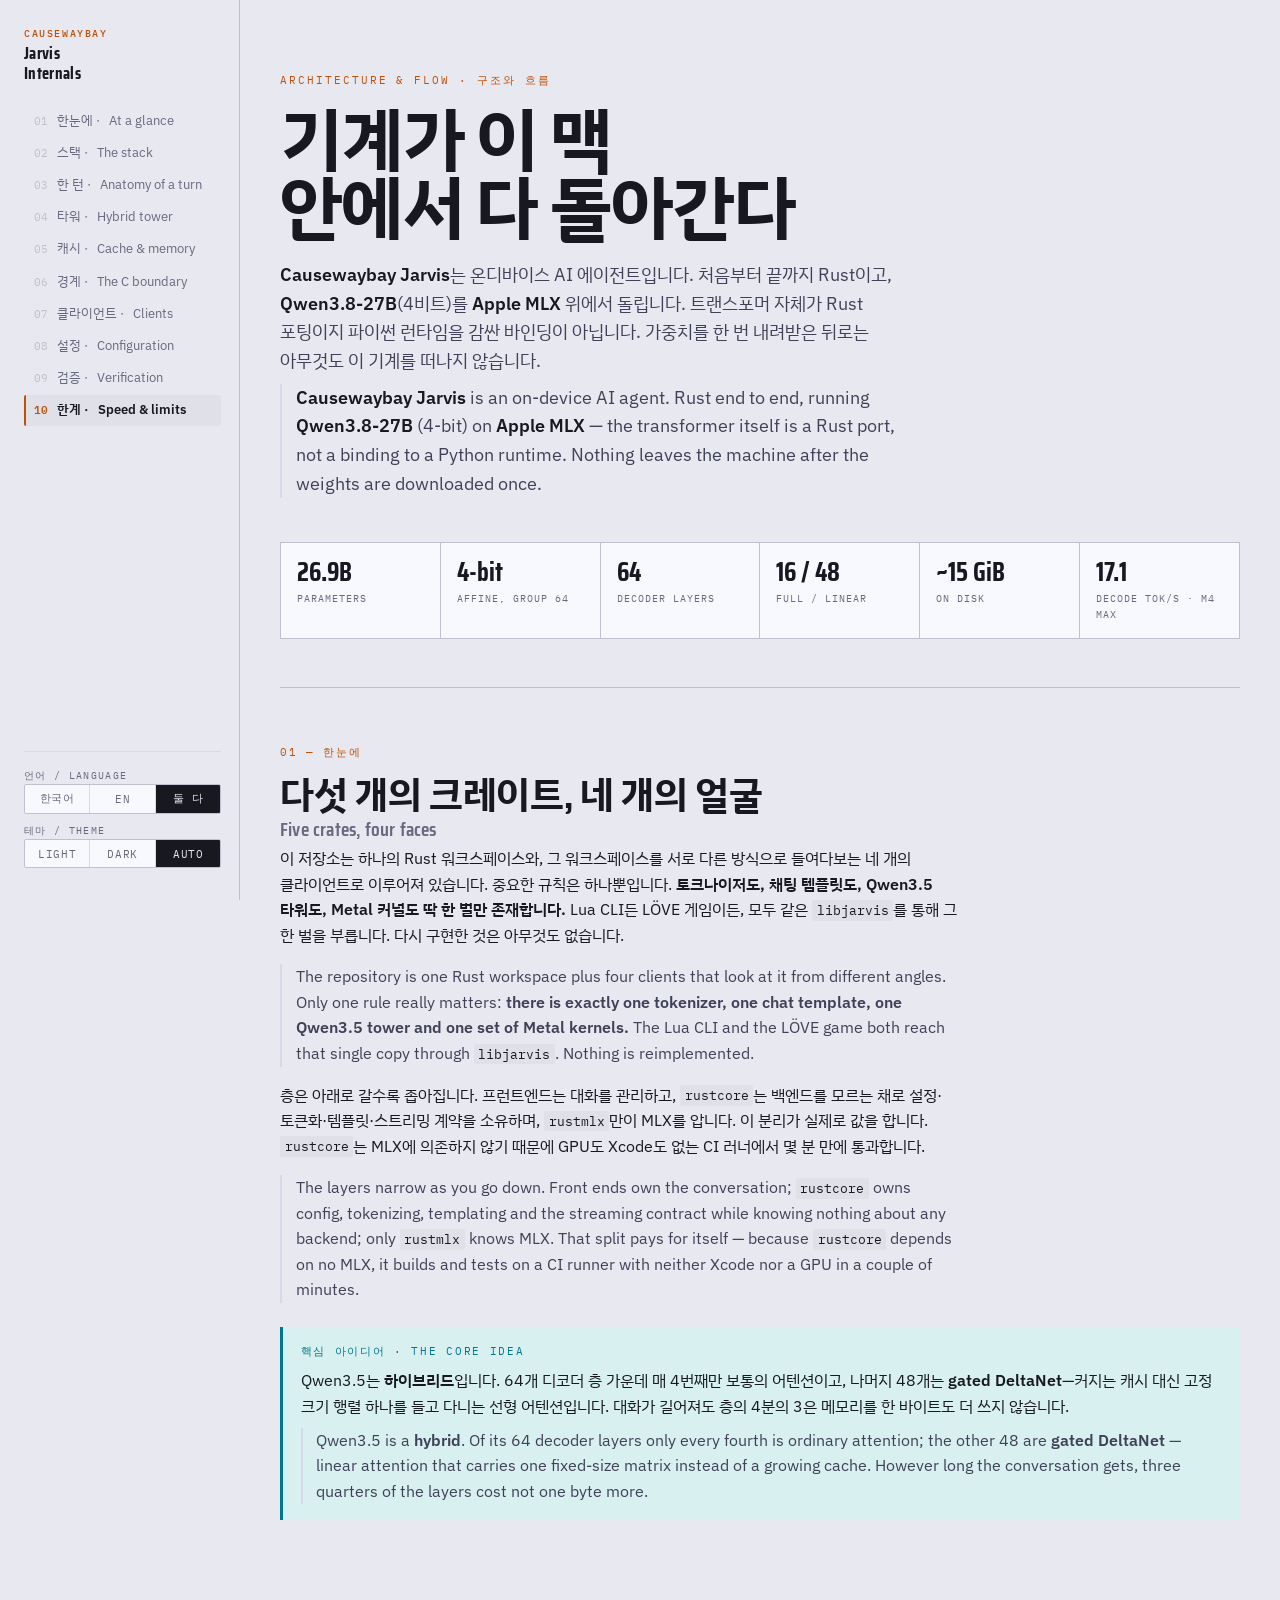
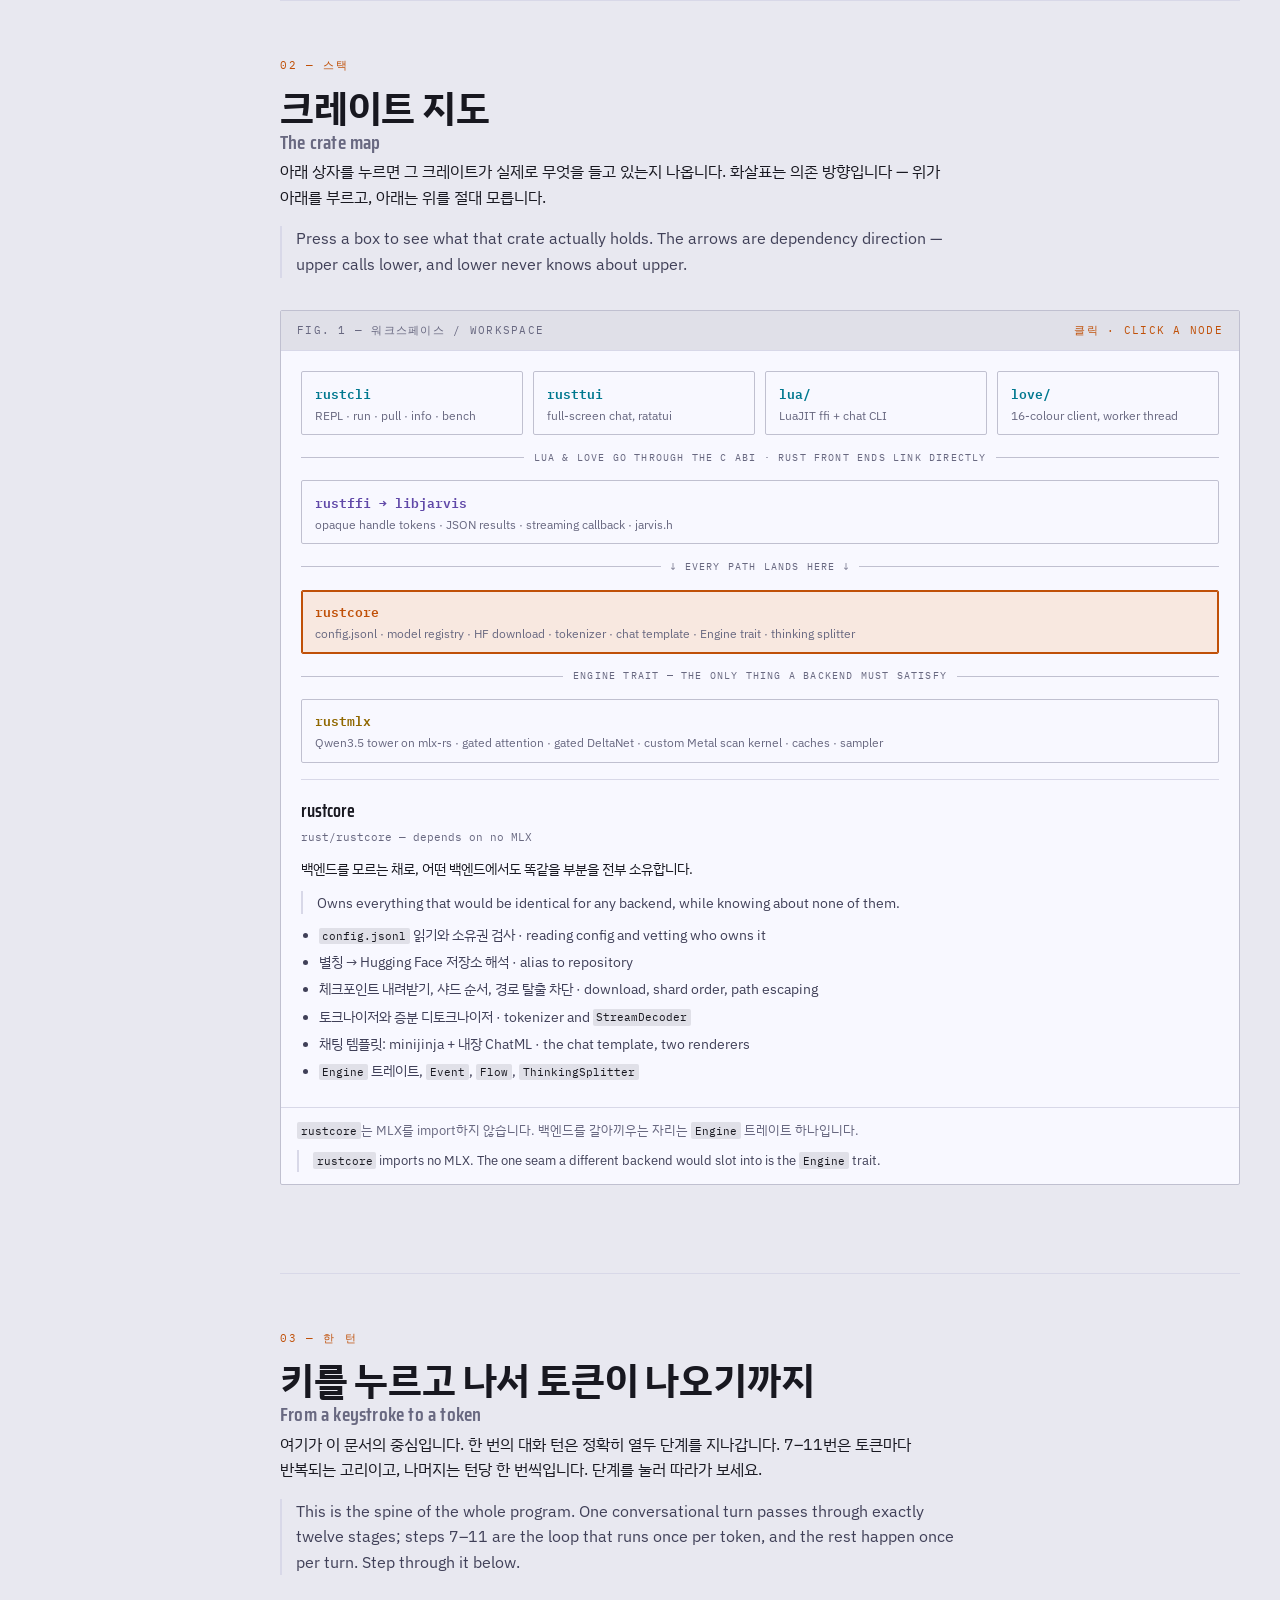
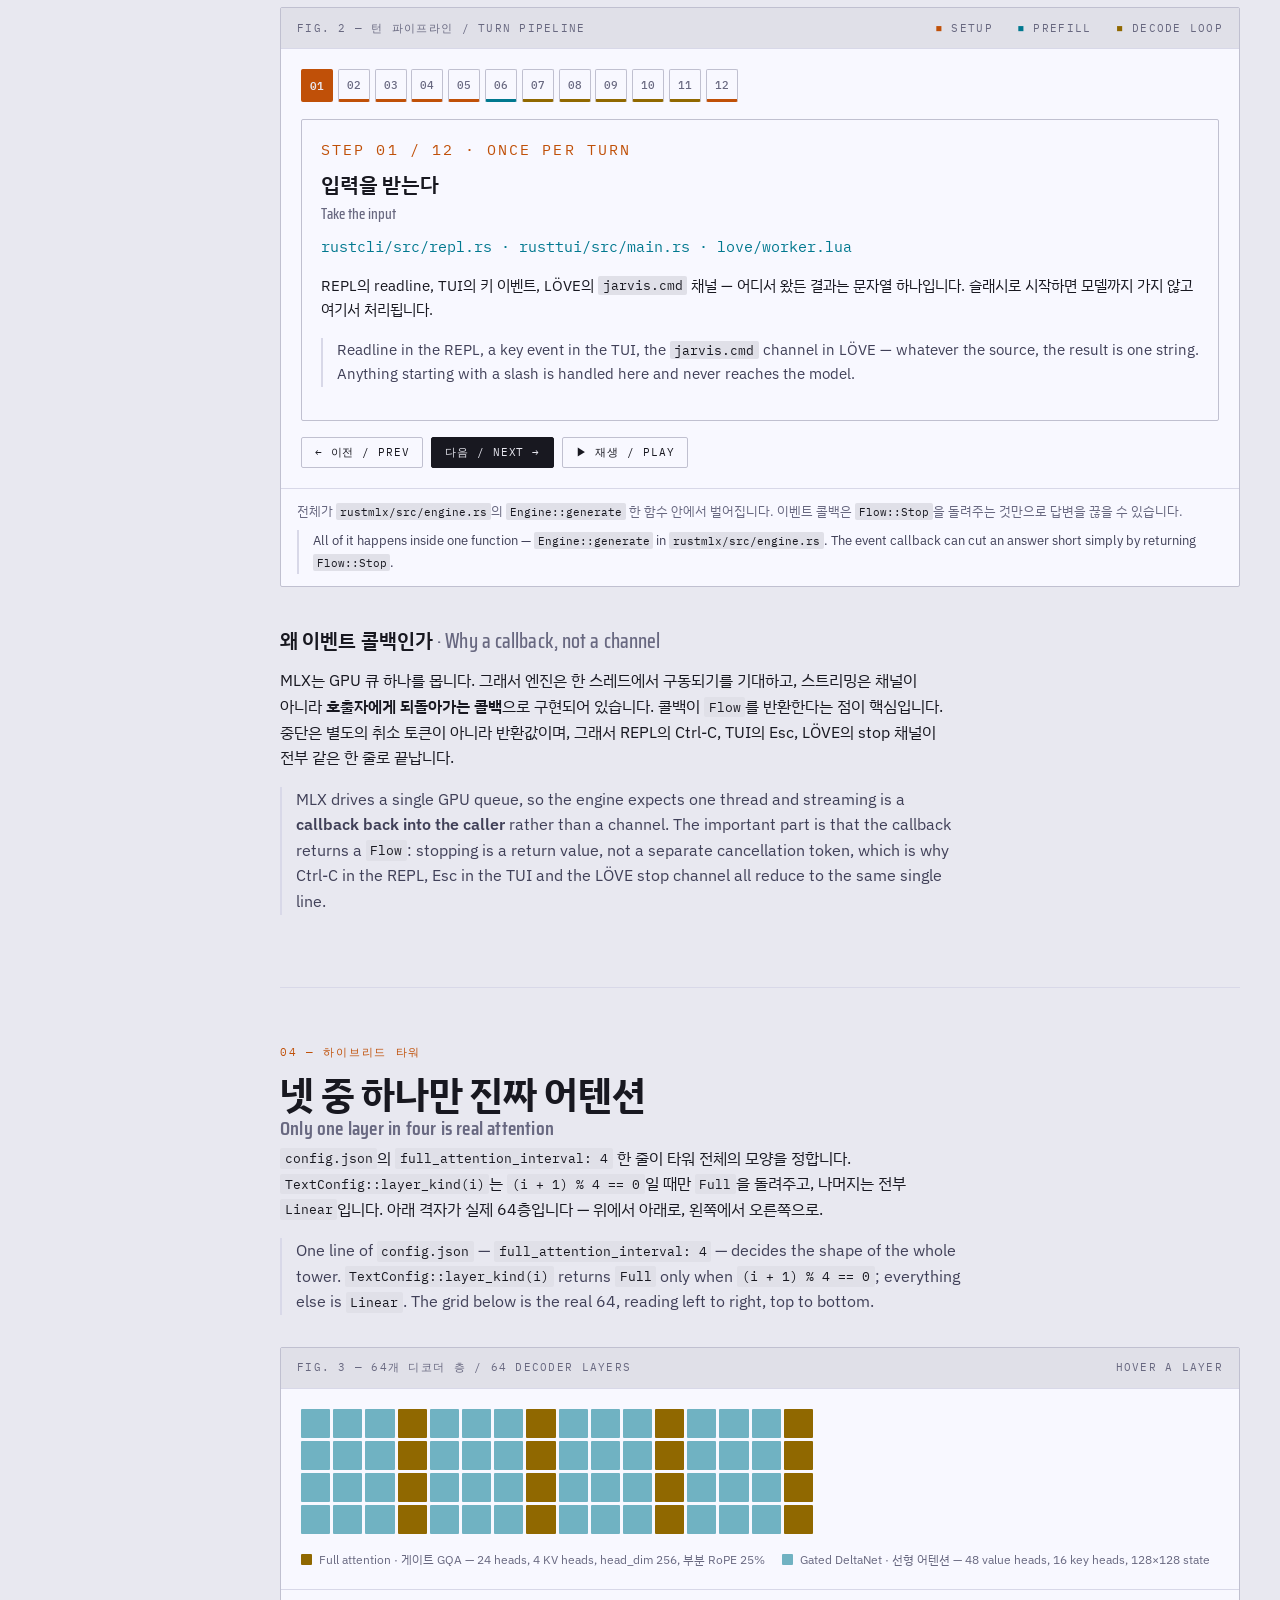
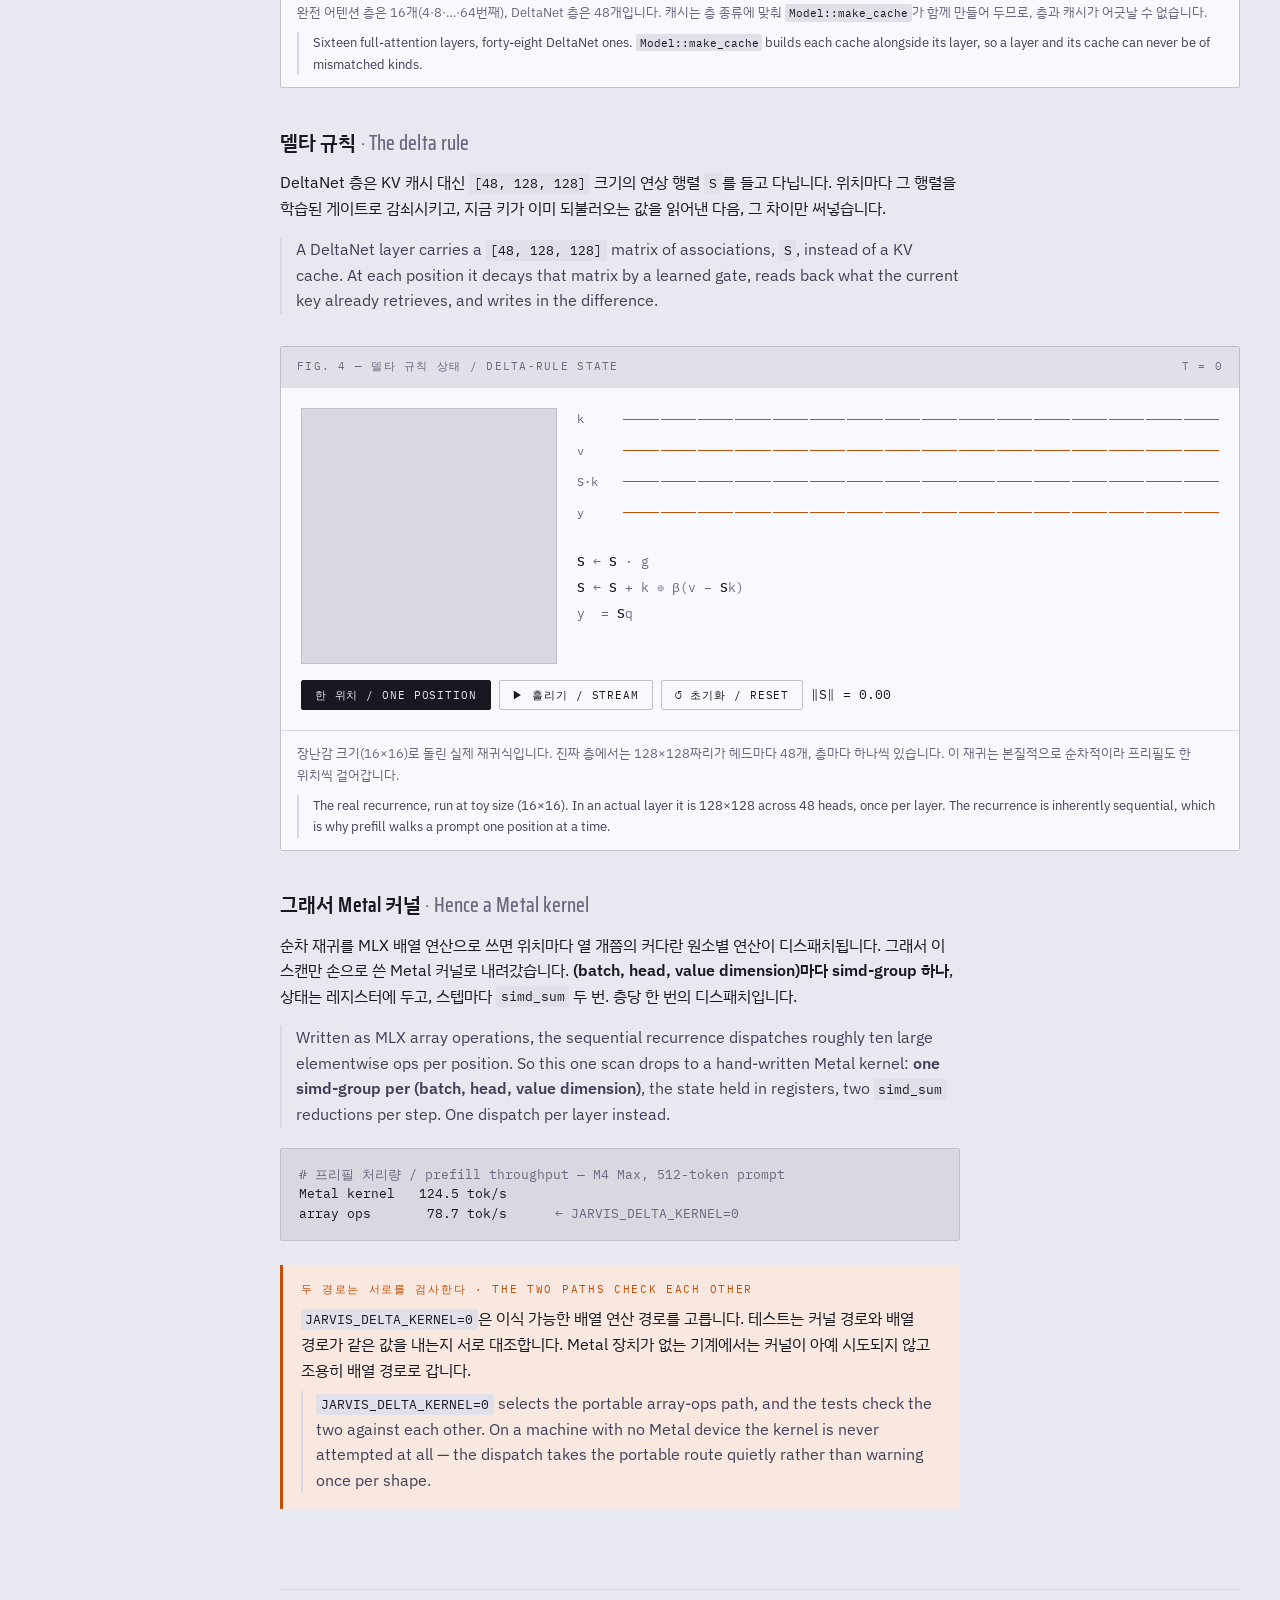
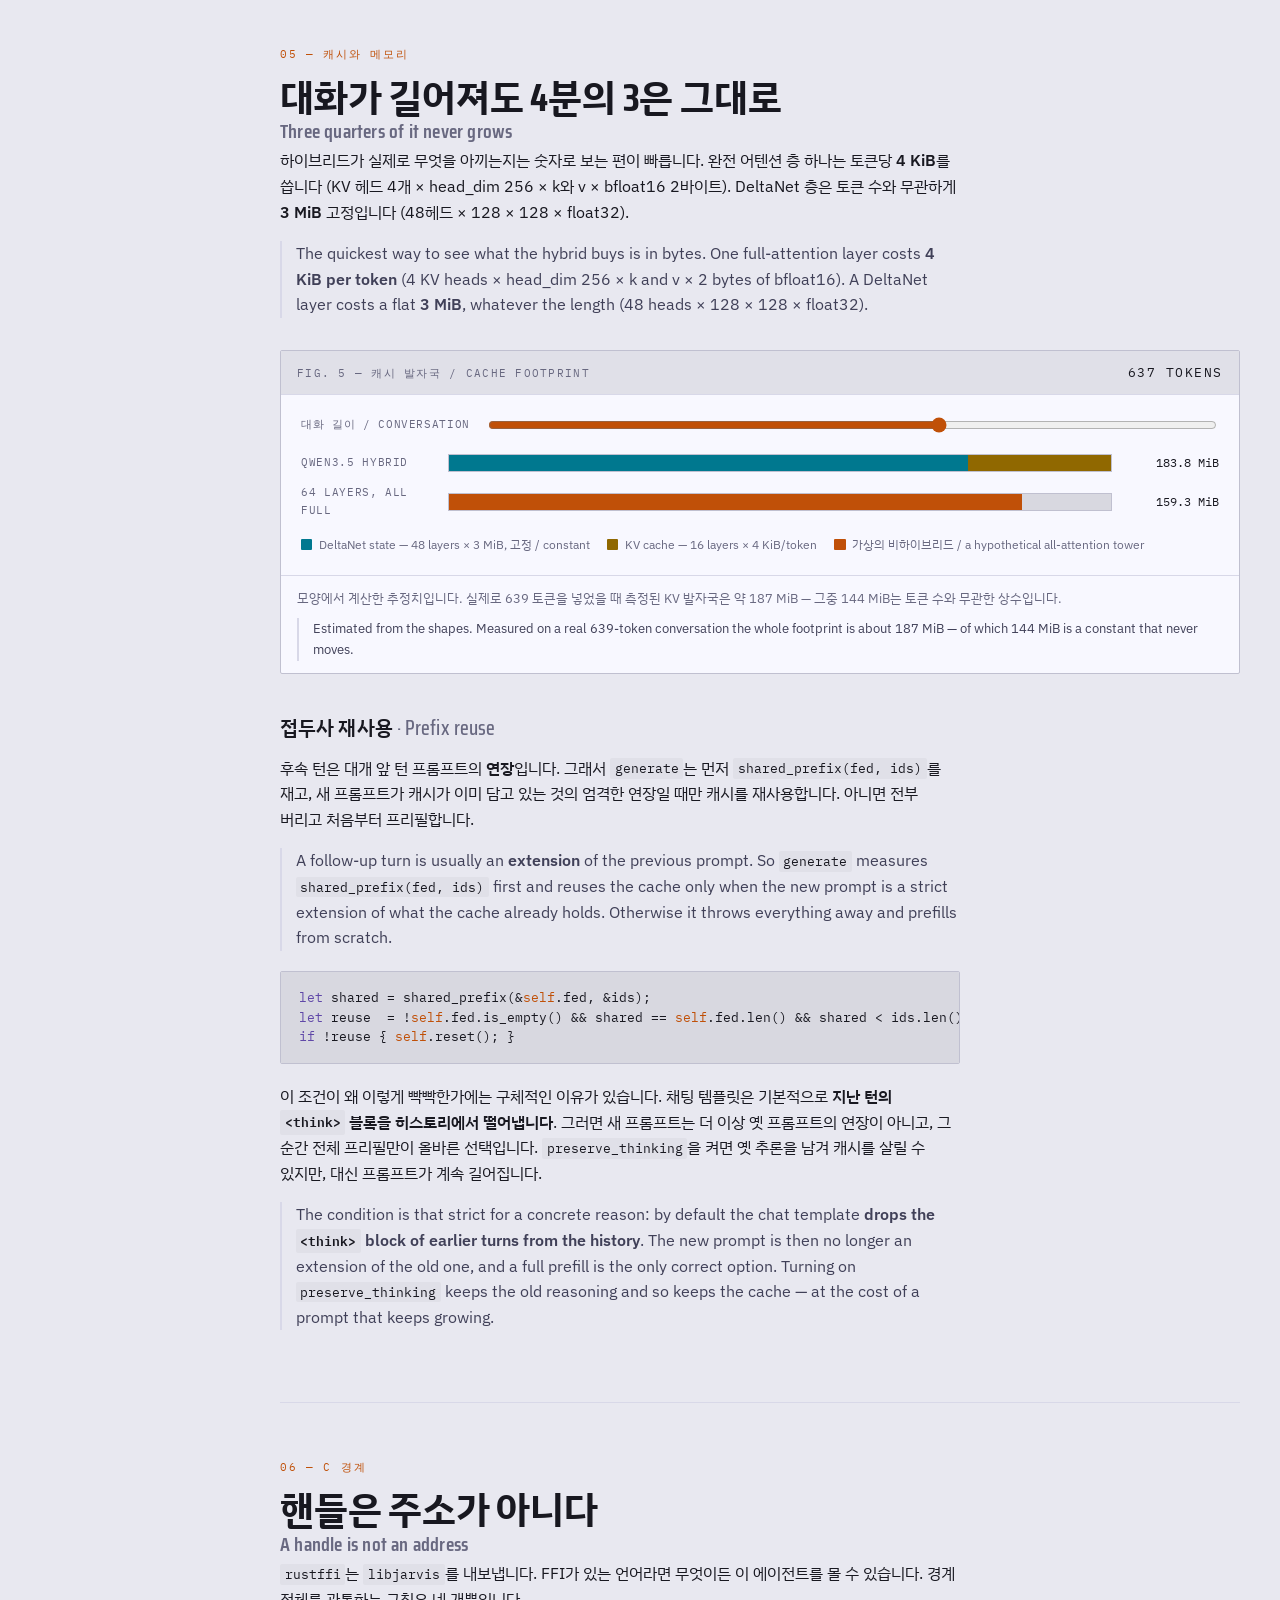
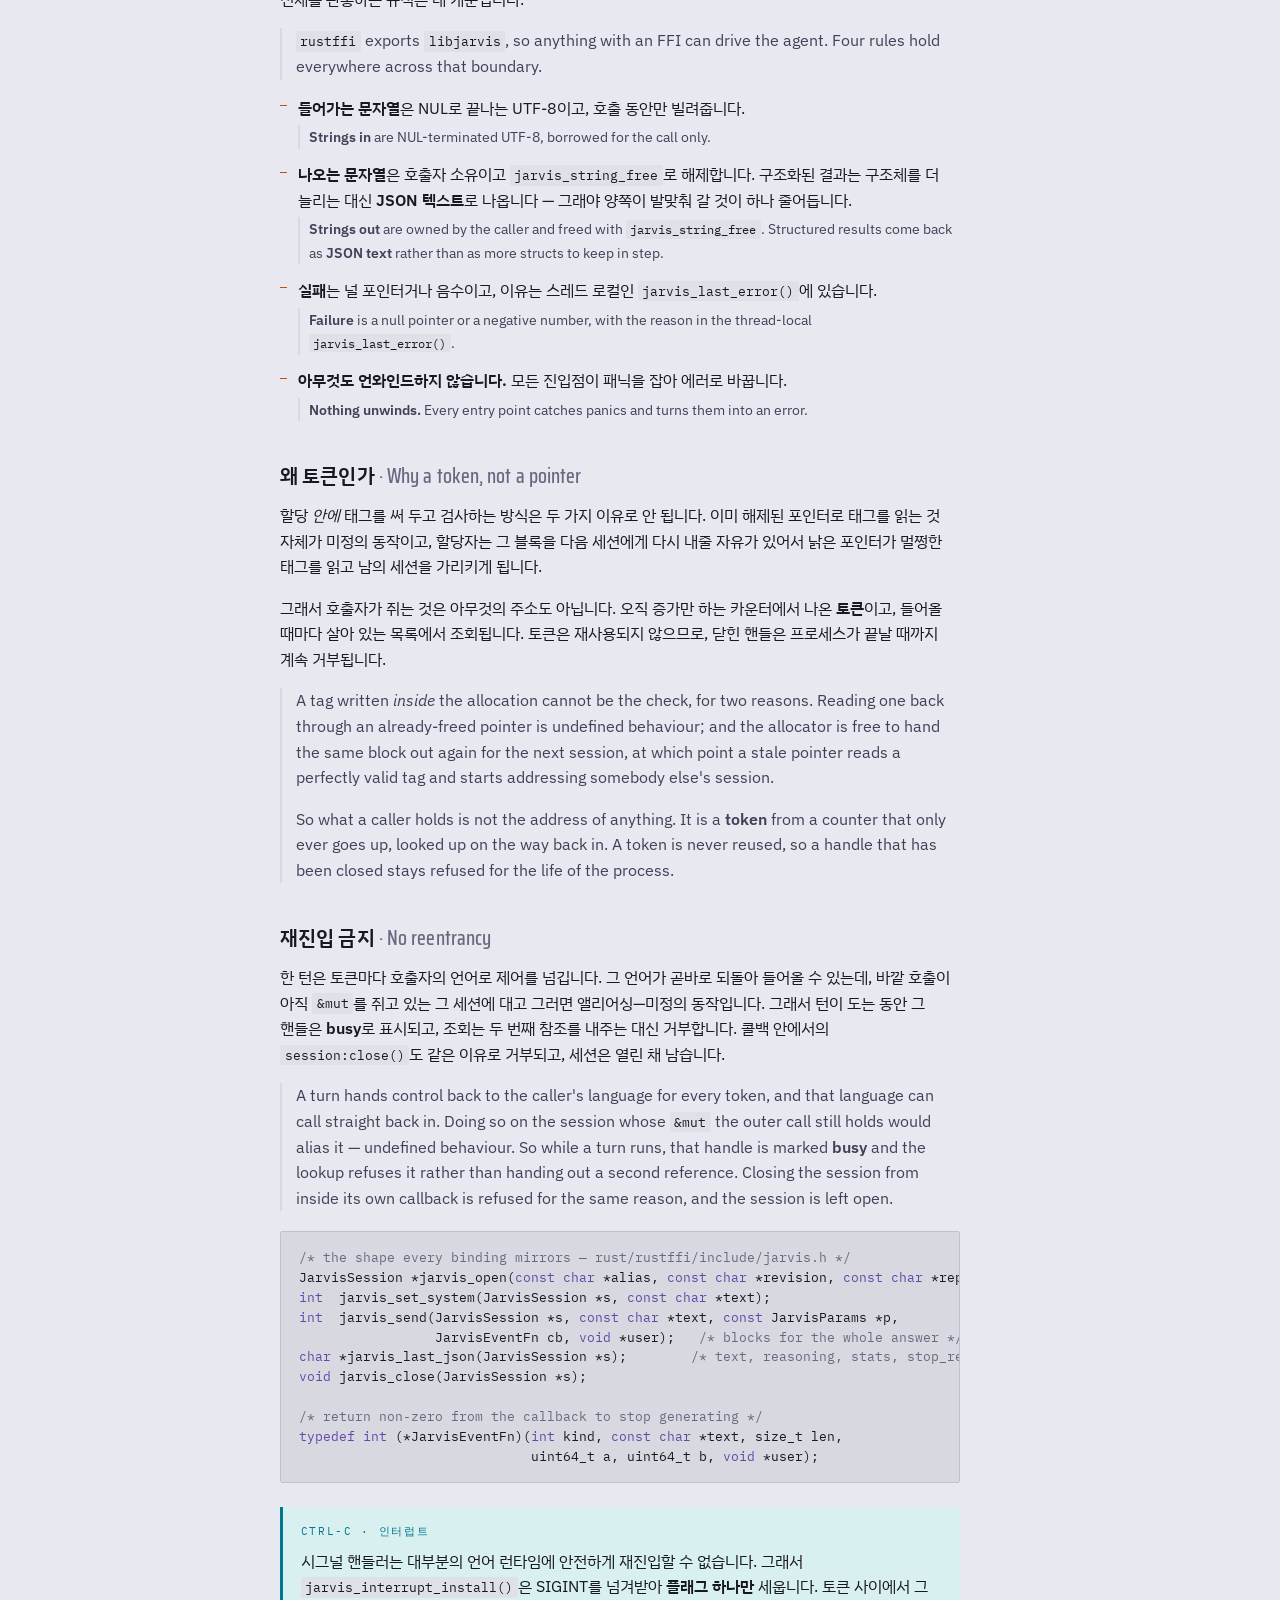
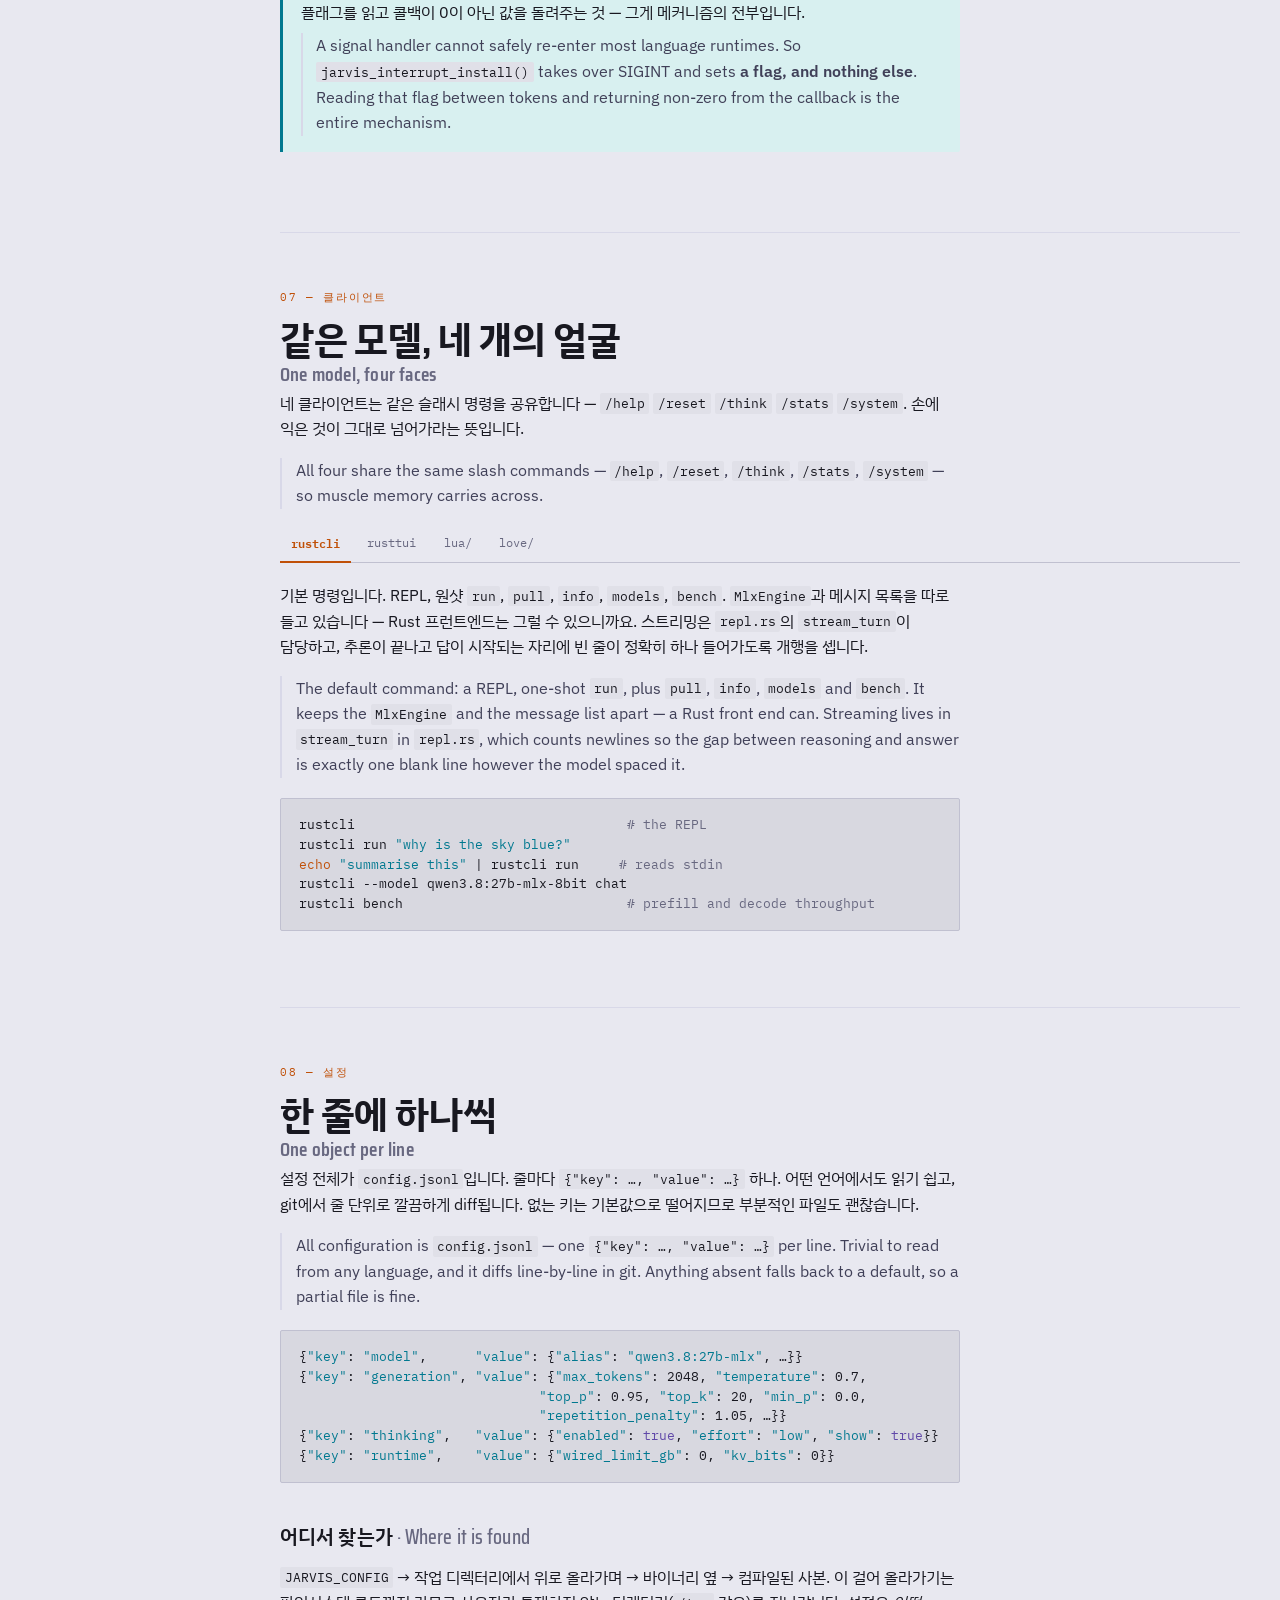
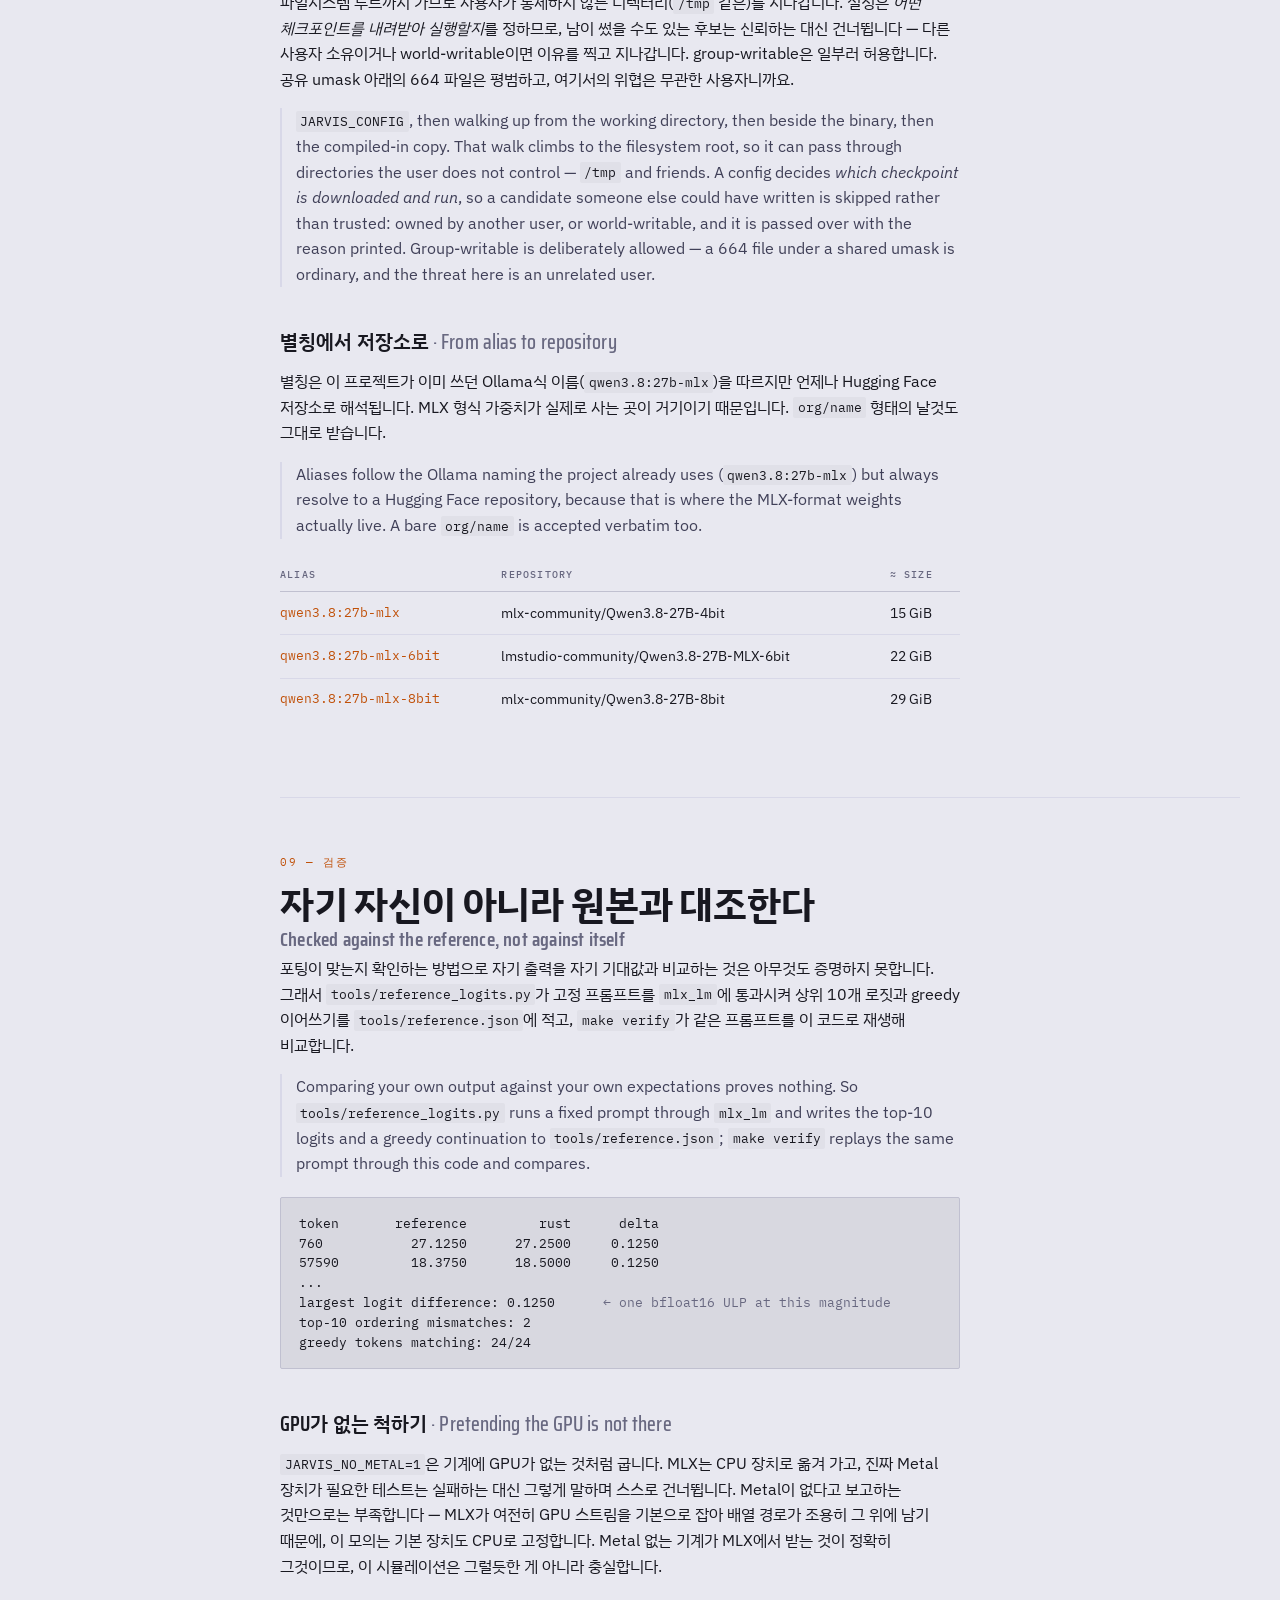
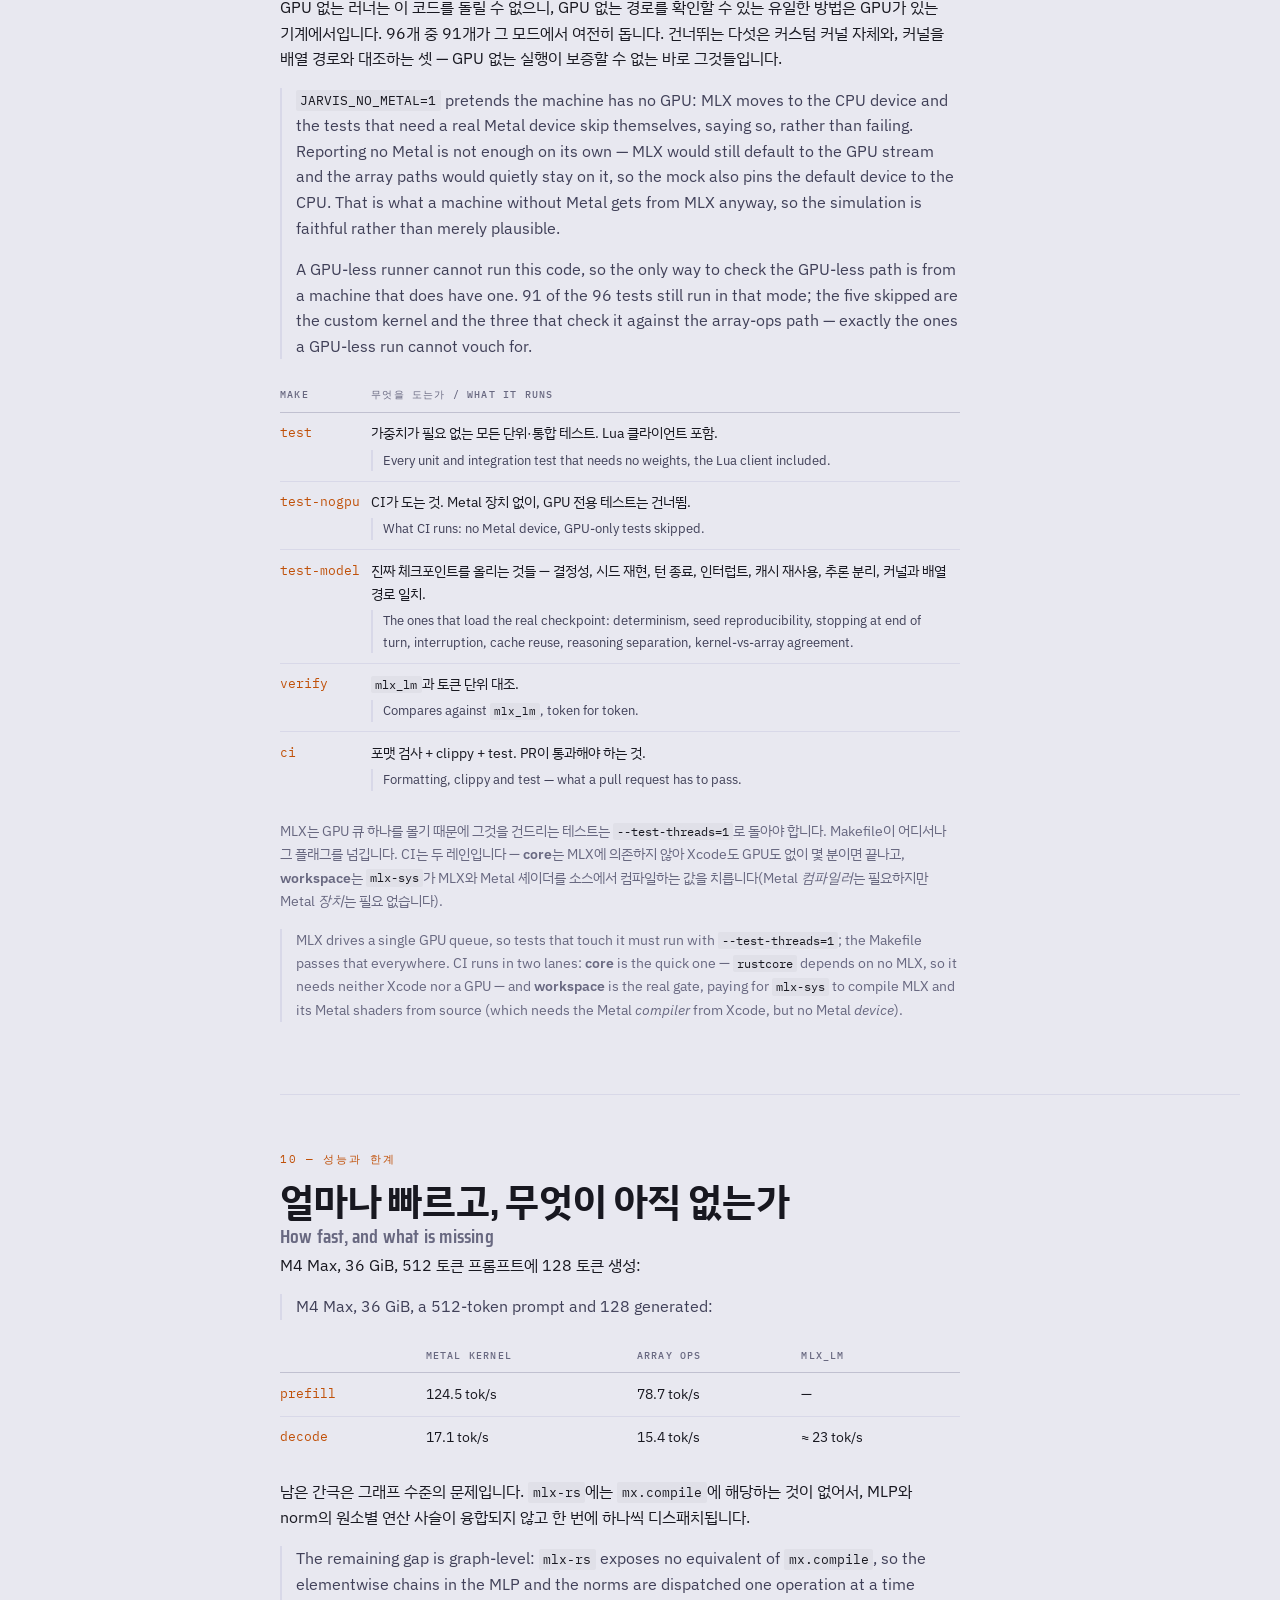
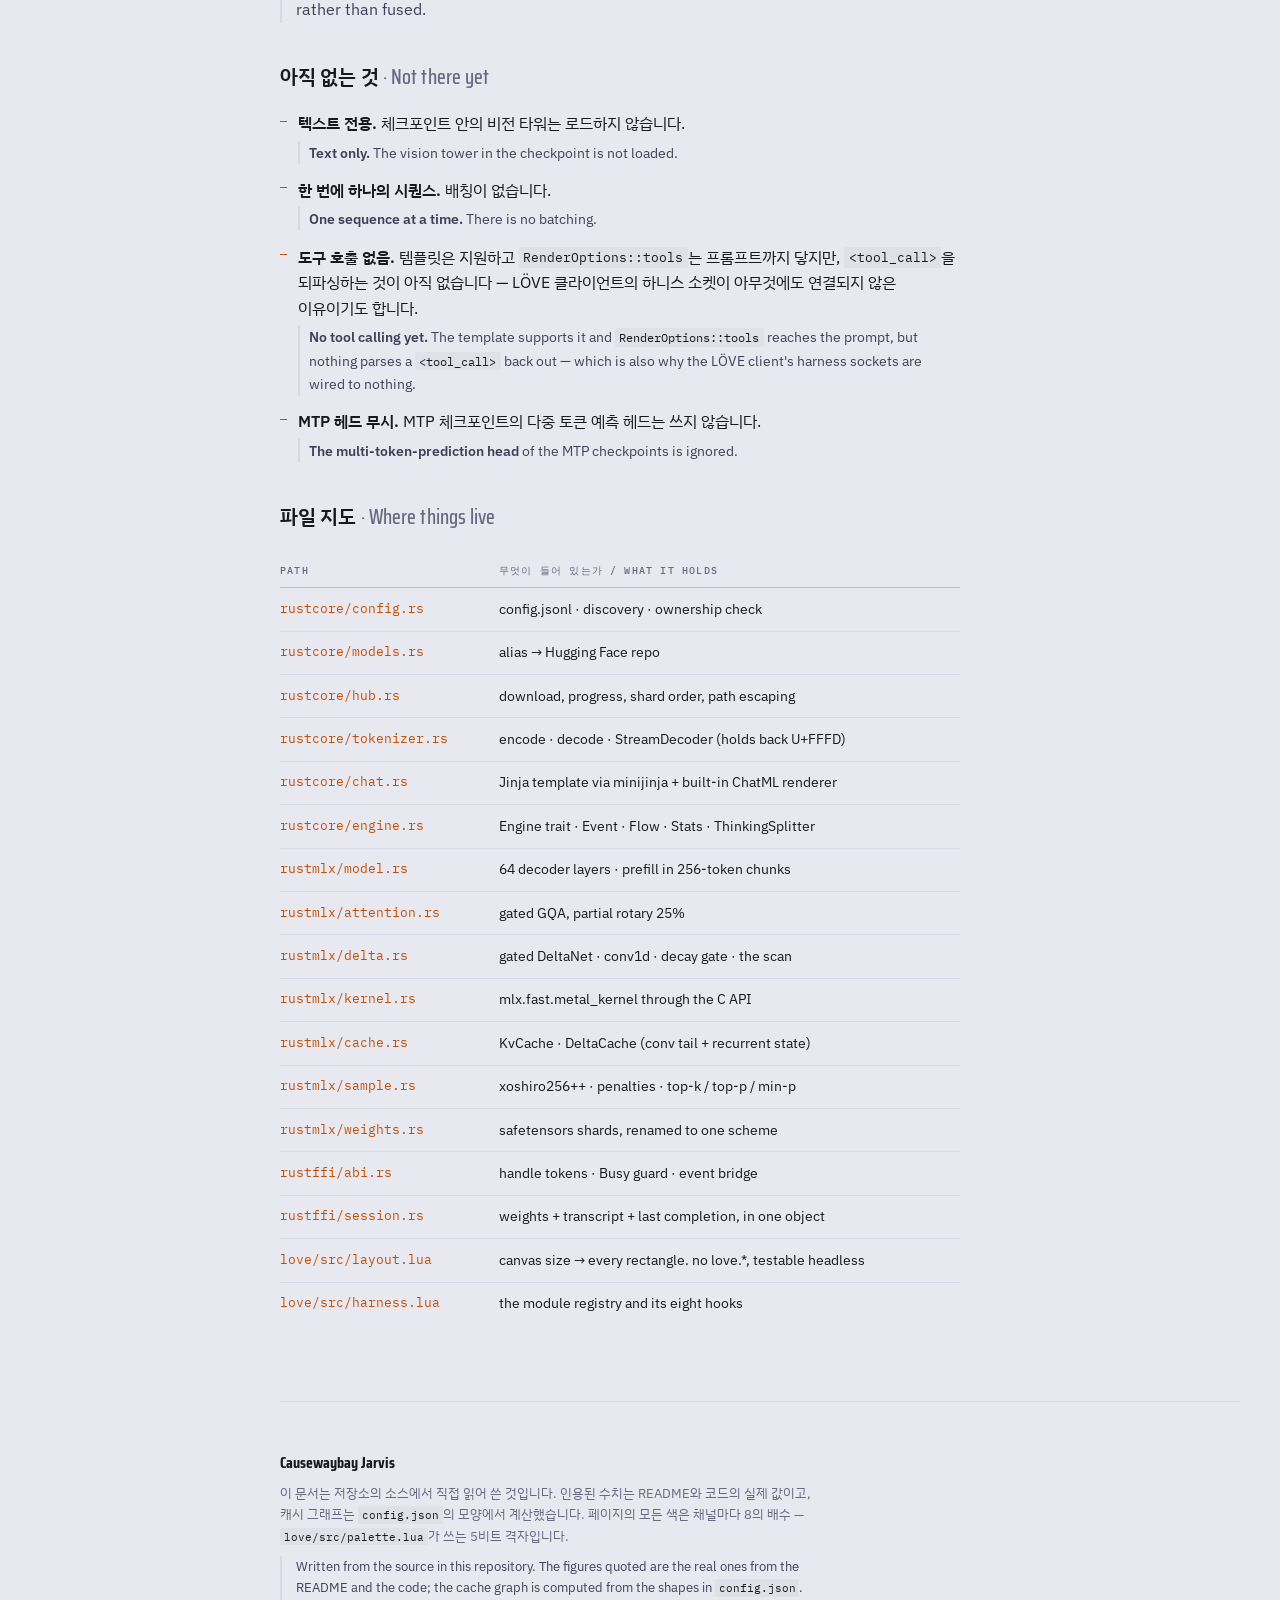
<file: doc/index.html>
<!doctype html>
<html lang="ko" data-lang="both">
<head>
<meta charset="utf-8">
<meta name="viewport" content="width=device-width, initial-scale=1">
<title>Causewaybay Jarvis Internals</title>
<link rel="preconnect" href="https://fonts.googleapis.com">
<link rel="preconnect" href="https://fonts.gstatic.com" crossorigin>
<link rel="stylesheet" href="https://fonts.googleapis.com/css2?family=IBM+Plex+Mono:wght@400;500;600&family=IBM+Plex+Sans:wght@400;500;600;700&family=IBM+Plex+Sans+KR:wght@400;500;600;700&family=Saira+Condensed:wght@500;600;700&display=swap">
<style>
/* ------------------------------------------------------------------ tokens
   Every channel is a multiple of 8: the five-bit-per-channel grid a Super
   Famicom could address, which is the grid love/src/palette.lua works on. */
:root{
  --ground:#E8E8F0; --surface:#F8F8FF; --raised:#E0E0E8; --sunken:#D8D8E0;
  --ink:#181820; --ink-soft:#404058; --muted:#686880; --line:#C0C0D0; --line-soft:#D8D8E8;
  --accent:#C05008; --accent-bright:#D85808; --accent-wash:#F8E8E0;
  --cyan:#00788F; --cyan-wash:#D8F0F0;
  --brass:#906800; --brass-wash:#F8F0D8;
  --violet:#6048A8;
  --shadow:0 1px 0 rgba(24,24,32,.06), 0 8px 24px -18px rgba(24,24,32,.5);

  --sans:"IBM Plex Sans","IBM Plex Sans KR",system-ui,-apple-system,sans-serif;
  --display:"Saira Condensed","IBM Plex Sans KR",system-ui,sans-serif;
  --mono:"IBM Plex Mono",ui-monospace,SFMono-Regular,Menlo,monospace;

  --rail:15rem; --prose:68ch;
  color-scheme:light;
}
@media (prefers-color-scheme:dark){
  :root:not([data-theme="light"]){
    --ground:#101018; --surface:#181828; --raised:#202030; --sunken:#080810;
    --ink:#E8E8F0; --ink-soft:#C0C0D0; --muted:#8888A0; --line:#303048; --line-soft:#282838;
    --accent:#F89040; --accent-bright:#F8A860; --accent-wash:#302018;
    --cyan:#48C8D8; --cyan-wash:#102830;
    --brass:#E0B830; --brass-wash:#282010;
    --violet:#A890E8;
    --shadow:0 1px 0 rgba(0,0,0,.4), 0 10px 30px -20px #000;
    color-scheme:dark;
  }
}
:root[data-theme="dark"]{
  --ground:#101018; --surface:#181828; --raised:#202030; --sunken:#080810;
  --ink:#E8E8F0; --ink-soft:#C0C0D0; --muted:#8888A0; --line:#303048; --line-soft:#282838;
  --accent:#F89040; --accent-bright:#F8A860; --accent-wash:#302018;
  --cyan:#48C8D8; --cyan-wash:#102830;
  --brass:#E0B830; --brass-wash:#282010;
  --violet:#A890E8;
  --shadow:0 1px 0 rgba(0,0,0,.4), 0 10px 30px -20px #000;
  color-scheme:dark;
}

*{box-sizing:border-box}
html{scroll-behavior:smooth}
@media (prefers-reduced-motion:reduce){html{scroll-behavior:auto} *{animation-duration:.001ms!important;transition-duration:.001ms!important}}
body{
  margin:0; background:var(--ground); color:var(--ink);
  word-break:keep-all; overflow-wrap:break-word;
  font-family:var(--sans); font-size:15.5px; line-height:1.65;
  -webkit-font-smoothing:antialiased;
}

/* ----------------------------------------------------------- bilingual */
.l-ko,.l-en{display:block}
:root[data-lang="ko"] .l-en{display:none}
:root[data-lang="en"] .l-ko{display:none}
:root[data-lang="both"] .l-en{
  color:var(--ink-soft); border-left:2px solid var(--line-soft);
  padding-left:.85rem; margin-top:.5rem;
}
:root[data-lang="both"] td .l-en,:root[data-lang="both"] li .l-en{
  margin-top:.25rem; padding-left:.6rem; font-size:.92em;
}
:root[data-lang="en"] .l-en{color:inherit}

/* ---------------------------------------------------------------- shell */
.shell{display:grid; grid-template-columns:var(--rail) minmax(0,1fr); gap:0; max-width:82rem; margin:0 auto}
.rail{
  position:sticky; top:0; align-self:start; height:100vh; overflow-y:auto;
  padding:1.75rem 1.1rem 2rem 1.5rem; border-right:1px solid var(--line);
  display:flex; flex-direction:column; gap:1.4rem;
}
.rail-mark{font-family:var(--display); font-weight:700; font-size:1.05rem; letter-spacing:.02em; line-height:1.15}
.rail-mark span{display:block; font-family:var(--mono); font-size:.62rem; font-weight:500; letter-spacing:.16em; text-transform:uppercase; color:var(--accent); margin-bottom:.3rem}
nav ol{list-style:none; margin:0; padding:0; display:flex; flex-direction:column; gap:.1rem; counter-reset:s}
nav a{
  display:flex; gap:.55rem; align-items:baseline; text-decoration:none; color:var(--muted);
  font-size:.82rem; padding:.28rem .5rem; border-radius:2px; border-left:2px solid transparent;
}
nav a::before{counter-increment:s; content:counter(s,decimal-leading-zero); font-family:var(--mono); font-size:.66rem; color:var(--line)}
nav a:hover{color:var(--ink); background:var(--raised)}
nav a.on{color:var(--ink); border-left-color:var(--accent); background:var(--raised); font-weight:600}
nav a.on::before{color:var(--accent)}

.switches{display:flex; flex-direction:column; gap:.6rem; margin-top:auto; padding-top:1rem; border-top:1px solid var(--line-soft)}
.seg{display:flex; border:1px solid var(--line); border-radius:2px; overflow:hidden; background:var(--surface)}
.seg button{
  flex:1; appearance:none; border:0; background:transparent; cursor:pointer; color:var(--muted);
  font-family:var(--mono); font-size:.66rem; letter-spacing:.06em; padding:.4rem .45rem; text-transform:uppercase; white-space:nowrap;
}
.seg button + button{border-left:1px solid var(--line-soft)}
.seg button[aria-pressed="true"]{background:var(--ink); color:var(--ground)}
.seg button:hover:not([aria-pressed="true"]){color:var(--ink); background:var(--raised)}
.seg-label{font-family:var(--mono); font-size:.6rem; letter-spacing:.14em; text-transform:uppercase; color:var(--muted)}

main{padding:0 2.5rem 6rem; min-width:0}
.prose{max-width:var(--prose)}

/* ----------------------------------------------------------------- hero */
.hero{padding:4.5rem 0 3rem; border-bottom:1px solid var(--line)}
.eyebrow{font-family:var(--mono); font-size:.68rem; letter-spacing:.18em; text-transform:uppercase; color:var(--accent); margin:0 0 1rem}
h1{
  font-family:var(--display); font-weight:700; font-size:clamp(2.6rem,6vw,4.4rem);
  line-height:.96; letter-spacing:-.01em; margin:0 0 1.25rem; text-wrap:balance; max-width:16ch;
}
.lede{font-size:1.12rem; line-height:1.6; color:var(--ink-soft); max-width:56ch}
.lede strong{color:var(--ink); font-weight:600}

.stats{
  display:grid; grid-template-columns:repeat(auto-fit,minmax(8.5rem,1fr)); gap:1px;
  background:var(--line); border:1px solid var(--line); margin:2.75rem 0 0;
}
.stat{background:var(--surface); padding:.9rem 1rem}
.stat b{display:block; font-family:var(--display); font-weight:700; font-size:1.65rem; line-height:1.1; font-variant-numeric:tabular-nums}
.stat span{display:block; font-family:var(--mono); font-size:.62rem; letter-spacing:.1em; text-transform:uppercase; color:var(--muted); margin-top:.25rem}

/* ------------------------------------------------------------- sections */
section{padding:3.5rem 0; border-bottom:1px solid var(--line-soft); scroll-margin-top:1rem}
h2{
  font-family:var(--display); font-weight:700; font-size:clamp(1.7rem,3.4vw,2.4rem);
  line-height:1.08; margin:0 0 .35rem; letter-spacing:-.005em; text-wrap:balance;
}
h2 .en{display:block; font-size:.52em; font-weight:600; color:var(--muted); letter-spacing:.01em; margin-top:.2rem}
.kicker{font-family:var(--mono); font-size:.66rem; letter-spacing:.16em; text-transform:uppercase; color:var(--accent); margin:0 0 .8rem}
h3{font-family:var(--display); font-weight:600; font-size:1.28rem; margin:2.4rem 0 .6rem; letter-spacing:.005em}
h3 .en{color:var(--muted); font-weight:500}
p{margin:0 0 1rem}
section > .prose > p:last-child{margin-bottom:0}
a{color:var(--accent); text-decoration-thickness:1px; text-underline-offset:2px}
code{font-family:var(--mono); font-size:.86em; background:var(--raised); padding:.1em .35em; border-radius:2px; color:var(--ink)}
strong{font-weight:600}
.note{font-size:.88rem; color:var(--muted)}

ul.plain{list-style:none; margin:1rem 0; padding:0; display:flex; flex-direction:column; gap:.85rem}
ul.plain > li{padding-left:1.1rem; position:relative}
ul.plain > li::before{content:""; position:absolute; left:0; top:.6em; width:.45rem; height:1px; background:var(--accent)}

pre{
  margin:1.25rem 0; padding:1rem 1.1rem; background:var(--sunken); border:1px solid var(--line);
  border-radius:2px; overflow-x:auto; font-family:var(--mono); font-size:.8rem; line-height:1.55; color:var(--ink);
}
pre code{background:none; padding:0; font-size:inherit}
.cm{color:var(--muted)}
.kw{color:var(--violet)}
.st{color:var(--cyan)}
.fn{color:var(--accent)}

table{width:100%; border-collapse:collapse; margin:1.25rem 0; font-size:.88rem}
.wide-scroll{overflow-x:auto; margin:1.25rem 0}
.wide-scroll table{margin:0; min-width:34rem}
th{
  text-align:left; font-family:var(--mono); font-size:.62rem; letter-spacing:.12em; text-transform:uppercase;
  color:var(--muted); font-weight:500; padding:.5rem .7rem .5rem 0; border-bottom:1px solid var(--line);
}
td{padding:.6rem .7rem .6rem 0; border-bottom:1px solid var(--line-soft); vertical-align:top}
td:first-child{white-space:nowrap; font-family:var(--mono); font-size:.82rem; color:var(--accent)}
tbody tr:last-child td{border-bottom:0}

.callout{
  border-left:3px solid var(--cyan); background:var(--cyan-wash); padding:1rem 1.1rem;
  margin:1.5rem 0; border-radius:0 2px 2px 0;
}
.callout .kicker{color:var(--cyan); margin-bottom:.5rem}
.callout p:last-child{margin-bottom:0}
.callout.warn{border-left-color:var(--accent); background:var(--accent-wash)}
.callout.warn .kicker{color:var(--accent)}

/* -------------------------------------------------------------- figures */
.figure{margin:2rem 0; border:1px solid var(--line); background:var(--surface); border-radius:2px}
.figure-head{
  display:flex; flex-wrap:wrap; gap:.6rem 1rem; align-items:baseline; justify-content:space-between;
  padding:.7rem 1rem; border-bottom:1px solid var(--line-soft); background:var(--raised);
}
.figure-title{font-family:var(--mono); font-size:.66rem; letter-spacing:.12em; text-transform:uppercase; color:var(--muted)}
.figure-body{padding:1.25rem}
figcaption{padding:.75rem 1rem; border-top:1px solid var(--line-soft); font-size:.82rem; color:var(--muted)}
figcaption .l-en{border-left-color:var(--line); }
</style>
</head>
<body>
<style>
/* ------------------------------------------------------------ crate map */
.map{display:grid; gap:.9rem}
.map-row{display:grid; gap:.65rem; grid-template-columns:repeat(auto-fit,minmax(9rem,1fr))}
.node{
  appearance:none; text-align:left; cursor:pointer; font:inherit;
  border:1px solid var(--line); background:var(--surface); color:var(--ink);
  padding:.7rem .8rem; border-radius:2px; display:flex; flex-direction:column; gap:.15rem;
  transition:border-color .15s, background .15s, transform .15s;
}
.node:hover{border-color:var(--accent); transform:translateY(-1px)}
.node[aria-pressed="true"]{border-color:var(--accent); background:var(--accent-wash); box-shadow:inset 0 0 0 1px var(--accent)}
.node b{font-family:var(--mono); font-size:.82rem; font-weight:600}
.node span{font-size:.72rem; color:var(--muted); line-height:1.35}
.node.tier-client b{color:var(--cyan)}
.node.tier-core b{color:var(--accent)}
.node.tier-abi b{color:var(--violet)}
.node.tier-gpu b{color:var(--brass)}
.flowline{
  display:flex; align-items:center; gap:.6rem; font-family:var(--mono); font-size:.62rem;
  letter-spacing:.12em; text-transform:uppercase; color:var(--muted);
}
.flowline::before,.flowline::after{content:""; flex:1; height:1px; background:var(--line)}
.detail{
  margin-top:1rem; border-top:1px solid var(--line-soft); padding-top:1rem; min-height:9rem;
}
.detail h4{font-family:var(--display); font-size:1.15rem; margin:0 0 .1rem; font-weight:600}
.detail .path{font-family:var(--mono); font-size:.7rem; color:var(--muted); margin:0 0 .7rem}
.detail p{margin:0 0 .6rem; font-size:.9rem}
.detail ul{margin:.4rem 0 0; padding-left:1.1rem; font-size:.85rem; color:var(--ink-soft)}
.detail li{margin-bottom:.3rem}
.detail li code{font-size:.82em}

/* --------------------------------------------------------- turn stepper */
.pipe{display:flex; flex-wrap:wrap; gap:.3rem; margin-bottom:1.1rem}
.pip{
  appearance:none; cursor:pointer; font-family:var(--mono); font-size:.66rem; font-weight:500;
  border:1px solid var(--line); background:var(--surface); color:var(--muted);
  padding:.3rem .45rem; border-radius:2px; min-width:2rem; text-align:center;
  font-variant-numeric:tabular-nums; transition:background .12s,color .12s,border-color .12s;
}
.pip:hover{color:var(--ink); border-color:var(--muted)}
.pip[aria-current="step"]{background:var(--accent); border-color:var(--accent); color:var(--ground); font-weight:600}
.pip.done{color:var(--ink-soft); border-color:var(--line)}
.pip.phase-b{border-bottom-width:3px; border-bottom-color:var(--cyan)}
.pip.phase-c{border-bottom-width:3px; border-bottom-color:var(--brass)}
.pip.phase-a{border-bottom-width:3px; border-bottom-color:var(--accent)}
.step-card{border:1px solid var(--line); background:var(--surface); border-radius:2px; padding:1.1rem 1.2rem; min-height:15rem}
.step-num{font-family:var(--mono); font-size:.66rem; letter-spacing:.14em; text-transform:uppercase; color:var(--accent); margin:0 0 .35rem}
.step-card h4{font-family:var(--display); font-weight:600; font-size:1.3rem; margin:0 0 .1rem}
.step-card h4 em{font-style:normal; color:var(--muted); font-weight:500; font-size:.72em; display:block}
.step-where{font-family:var(--mono); font-size:.7rem; color:var(--cyan); margin:.5rem 0 .9rem; word-break:break-all}
.step-card p{font-size:.92rem}
.step-card pre{margin-bottom:0; font-size:.76rem}
.controls{display:flex; gap:.5rem; margin-top:1rem; align-items:center; flex-wrap:wrap}
.btn{
  appearance:none; cursor:pointer; font-family:var(--mono); font-size:.7rem; letter-spacing:.08em;
  text-transform:uppercase; border:1px solid var(--line); background:var(--surface); color:var(--ink);
  padding:.42rem .8rem; border-radius:2px; transition:background .12s,border-color .12s;
}
.btn:hover{border-color:var(--accent); color:var(--accent)}
.btn.primary{background:var(--ink); color:var(--ground); border-color:var(--ink)}
.btn.primary:hover{background:var(--accent); border-color:var(--accent); color:var(--ground)}
.btn:disabled{opacity:.4; cursor:default}
.btn:disabled:hover{border-color:var(--line); color:var(--ink)}

/* ----------------------------------------------------------- layer map */
.layers{display:grid; grid-template-columns:repeat(16,1fr); gap:3px; max-width:32rem}
.cell{
  aspect-ratio:1; border-radius:1px; background:var(--cyan); opacity:.55; position:relative;
  transition:opacity .12s, transform .12s;
}
.cell.full{background:var(--brass); opacity:1}
.cell:hover{opacity:1; transform:scale(1.3); z-index:2}
.legend{display:flex; flex-wrap:wrap; gap:1.1rem; margin-top:.9rem; font-size:.78rem; color:var(--muted)}
.legend i{display:inline-block; width:.7rem; height:.7rem; border-radius:1px; margin-right:.4rem; vertical-align:-1px}
.legend .a{background:var(--brass)}
.legend .b{background:var(--cyan); opacity:.55}

/* ---------------------------------------------------------- cache model */
.slider-row{display:flex; align-items:center; gap:1rem; flex-wrap:wrap; margin-bottom:1.1rem}
input[type=range]{flex:1; min-width:12rem; accent-color:var(--accent)}
.readout{font-family:var(--mono); font-size:.8rem; font-variant-numeric:tabular-nums; color:var(--ink); white-space:nowrap}
.bars{display:flex; flex-direction:column; gap:.7rem}
.bar-row{display:grid; grid-template-columns:8.5rem 1fr 6rem; gap:.7rem; align-items:center; font-size:.78rem}
.bar-label{font-family:var(--mono); font-size:.68rem; text-transform:uppercase; letter-spacing:.06em; color:var(--muted)}
.bar-track{height:1.15rem; background:var(--sunken); border:1px solid var(--line); position:relative; overflow:hidden}
.bar-fill{height:100%; display:flex}
.bar-seg{height:100%}
.bar-seg.kv{background:var(--brass)}
.bar-seg.state{background:var(--cyan)}
.bar-seg.dense{background:var(--accent)}
.bar-val{font-family:var(--mono); font-size:.76rem; text-align:right; font-variant-numeric:tabular-nums}

/* ------------------------------------------------------------- delta viz */
.delta-grid{display:grid; grid-template-columns:auto 1fr; gap:1.25rem; align-items:start}
@media (max-width:640px){.delta-grid{grid-template-columns:1fr}}
canvas{image-rendering:pixelated; border:1px solid var(--line); background:var(--sunken); max-width:100%; height:auto}
.vec-stack{display:flex; flex-direction:column; gap:.55rem; min-width:0}
.vec{display:grid; grid-template-columns:2.4rem 1fr; gap:.5rem; align-items:center}
.vec-name{font-family:var(--mono); font-size:.72rem; color:var(--muted)}
.vec-bars{display:flex; gap:2px; height:1.4rem; align-items:center}
.vec-bars i{flex:1; background:var(--line); min-width:2px}
.eq{font-family:var(--mono); font-size:.82rem; line-height:2; color:var(--muted); margin:1rem 0 0}
.eq b{color:var(--ink); font-weight:500}
.eq .on{color:var(--accent); font-weight:600}

/* ------------------------------------------------------------------ tabs */
.tabs{display:flex; flex-wrap:wrap; gap:.3rem; border-bottom:1px solid var(--line); margin-bottom:1.25rem}
.tab{
  appearance:none; cursor:pointer; background:none; border:0; border-bottom:2px solid transparent;
  font-family:var(--mono); font-size:.76rem; color:var(--muted); padding:.5rem .7rem; margin-bottom:-1px;
}
.tab:hover{color:var(--ink)}
.tab[aria-selected="true"]{color:var(--accent); border-bottom-color:var(--accent); font-weight:600}
.panel[hidden]{display:none}

/* --------------------------------------------------------------- footer */
footer{padding:3rem 0 0; font-size:.82rem; color:var(--muted); max-width:var(--prose)}
footer b{font-family:var(--display); font-size:1rem; color:var(--ink); display:block; margin-bottom:.4rem}

:focus-visible{outline:2px solid var(--accent); outline-offset:2px}

/* -------------------------------------------------------------- narrow */
@media (max-width:940px){
  .shell{grid-template-columns:1fr}
  .rail{
    position:static; height:auto; border-right:0; border-bottom:1px solid var(--line);
    flex-direction:row; flex-wrap:wrap; align-items:center; gap:.7rem 1rem; padding:1rem 1.25rem;
  }
  .rail-mark{flex:1 1 auto; font-size:.9rem; line-height:1.1}
  .switches{flex:0 0 auto; margin:0; padding:0; border-top:0; flex-direction:row; gap:.4rem; align-items:center}
  .seg-label{display:none}
  .rail nav{flex:1 0 100%; order:3; overflow-x:auto; padding-bottom:.2rem}
  nav ol{flex-direction:row; gap:.15rem}
  nav a{white-space:nowrap; border-left:0; border-bottom:2px solid transparent; border-radius:0}
  nav a.on{border-left:0; border-bottom-color:var(--accent)}
  nav a .navko{display:none}
  main{padding:0 1.25rem 4rem}
  .hero{padding:2.5rem 0 2rem}
  .layers{grid-template-columns:repeat(8,1fr); max-width:none}
  .bar-row{grid-template-columns:1fr; gap:.25rem}
  .bar-val{text-align:left}
  .delta-grid{grid-template-columns:1fr}
  #delta-canvas{width:100%}
}
</style>
<div class="shell">

<aside class="rail">
  <div class="rail-mark"><span>Causewaybay</span>Jarvis<br>Internals</div>
  <nav aria-label="문서 차례 / Contents">
    <ol>
      <li><a href="#glance" class="on"><span class="navko">한눈에 · </span>At a glance</a></li>
      <li><a href="#stack"><span class="navko">스택 · </span>The stack</a></li>
      <li><a href="#turn"><span class="navko">한 턴 · </span>Anatomy of a turn</a></li>
      <li><a href="#tower"><span class="navko">타워 · </span>Hybrid tower</a></li>
      <li><a href="#cache"><span class="navko">캐시 · </span>Cache &amp; memory</a></li>
      <li><a href="#abi"><span class="navko">경계 · </span>The C boundary</a></li>
      <li><a href="#clients"><span class="navko">클라이언트 · </span>Clients</a></li>
      <li><a href="#config"><span class="navko">설정 · </span>Configuration</a></li>
      <li><a href="#verify"><span class="navko">검증 · </span>Verification</a></li>
      <li><a href="#limits"><span class="navko">한계 · </span>Speed &amp; limits</a></li>
    </ol>
  </nav>
  <div class="switches">
    <div>
      <div class="seg-label">언어 / Language</div>
      <div class="seg" role="group" aria-label="Language">
        <button type="button" data-lang-btn="ko" aria-pressed="false">한국어</button>
        <button type="button" data-lang-btn="en" aria-pressed="false">EN</button>
        <button type="button" data-lang-btn="both" aria-pressed="true">둘 다</button>
      </div>
    </div>
    <div>
      <div class="seg-label">테마 / Theme</div>
      <div class="seg" role="group" aria-label="Theme">
        <button type="button" data-theme-btn="light" aria-pressed="false">Light</button>
        <button type="button" data-theme-btn="dark" aria-pressed="false">Dark</button>
        <button type="button" data-theme-btn="system" aria-pressed="true">Auto</button>
      </div>
    </div>
  </div>
</aside>

<main>

<header class="hero">
  <p class="eyebrow">Architecture &amp; flow · 구조와 흐름</p>
  <h1>기계가 이 맥 안에서 다 돌아간다</h1>
  <div class="prose">
    <div class="lede">
      <div class="l-ko"><strong>Causewaybay Jarvis</strong>는 온디바이스 AI 에이전트입니다. 처음부터 끝까지 Rust이고, <strong>Qwen3.8-27B</strong>(4비트)를 <strong>Apple MLX</strong> 위에서 돌립니다. 트랜스포머 자체가 Rust 포팅이지 파이썬 런타임을 감싼 바인딩이 아닙니다. 가중치를 한 번 내려받은 뒤로는 아무것도 이 기계를 떠나지 않습니다.</div>
      <div class="l-en"><strong>Causewaybay Jarvis</strong> is an on-device AI agent. Rust end to end, running <strong>Qwen3.8-27B</strong> (4-bit) on <strong>Apple MLX</strong> — the transformer itself is a Rust port, not a binding to a Python runtime. Nothing leaves the machine after the weights are downloaded once.</div>
    </div>
  </div>
  <div class="stats">
    <div class="stat"><b>26.9B</b><span>parameters</span></div>
    <div class="stat"><b>4-bit</b><span>affine, group 64</span></div>
    <div class="stat"><b>64</b><span>decoder layers</span></div>
    <div class="stat"><b>16 / 48</b><span>full / linear</span></div>
    <div class="stat"><b>~15 GiB</b><span>on disk</span></div>
    <div class="stat"><b>17.1</b><span>decode tok/s · M4 Max</span></div>
  </div>
</header>

<!-- ================================================================ 01 -->
<section id="glance">
  <p class="kicker">01 — 한눈에</p>
  <h2>다섯 개의 크레이트, 네 개의 얼굴<span class="en">Five crates, four faces</span></h2>
  <div class="prose">
    <div class="l-ko"><p>이 저장소는 하나의 Rust 워크스페이스와, 그 워크스페이스를 서로 다른 방식으로 들여다보는 네 개의 클라이언트로 이루어져 있습니다. 중요한 규칙은 하나뿐입니다. <strong>토크나이저도, 채팅 템플릿도, Qwen3.5 타워도, Metal 커널도 딱 한 벌만 존재합니다.</strong> Lua CLI든 LÖVE 게임이든, 모두 같은 <code>libjarvis</code>를 통해 그 한 벌을 부릅니다. 다시 구현한 것은 아무것도 없습니다.</p></div>
    <div class="l-en"><p>The repository is one Rust workspace plus four clients that look at it from different angles. Only one rule really matters: <strong>there is exactly one tokenizer, one chat template, one Qwen3.5 tower and one set of Metal kernels.</strong> The Lua CLI and the LÖVE game both reach that single copy through <code>libjarvis</code>. Nothing is reimplemented.</p></div>

    <div class="l-ko"><p>층은 아래로 갈수록 좁아집니다. 프런트엔드는 대화를 관리하고, <code>rustcore</code>는 백엔드를 모르는 채로 설정·토큰화·템플릿·스트리밍 계약을 소유하며, <code>rustmlx</code>만이 MLX를 압니다. 이 분리가 실제로 값을 합니다. <code>rustcore</code>는 MLX에 의존하지 않기 때문에 GPU도 Xcode도 없는 CI 러너에서 몇 분 만에 통과합니다.</p></div>
    <div class="l-en"><p>The layers narrow as you go down. Front ends own the conversation; <code>rustcore</code> owns config, tokenizing, templating and the streaming contract while knowing nothing about any backend; only <code>rustmlx</code> knows MLX. That split pays for itself — because <code>rustcore</code> depends on no MLX, it builds and tests on a CI runner with neither Xcode nor a GPU in a couple of minutes.</p></div>
  </div>

  <div class="callout">
    <p class="kicker">핵심 아이디어 · The core idea</p>
    <div class="l-ko"><p>Qwen3.5는 <strong>하이브리드</strong>입니다. 64개 디코더 층 가운데 매 4번째만 보통의 어텐션이고, 나머지 48개는 <strong>gated DeltaNet</strong>—커지는 캐시 대신 고정 크기 행렬 하나를 들고 다니는 선형 어텐션입니다. 대화가 길어져도 층의 4분의 3은 메모리를 한 바이트도 더 쓰지 않습니다.</p></div>
    <div class="l-en"><p>Qwen3.5 is a <strong>hybrid</strong>. Of its 64 decoder layers only every fourth is ordinary attention; the other 48 are <strong>gated DeltaNet</strong> — linear attention that carries one fixed-size matrix instead of a growing cache. However long the conversation gets, three quarters of the layers cost not one byte more.</p></div>
  </div>
</section>

<!-- ================================================================ 02 -->
<section id="stack">
  <p class="kicker">02 — 스택</p>
  <h2>크레이트 지도<span class="en">The crate map</span></h2>
  <div class="prose">
    <div class="l-ko"><p>아래 상자를 누르면 그 크레이트가 실제로 무엇을 들고 있는지 나옵니다. 화살표는 의존 방향입니다 — 위가 아래를 부르고, 아래는 위를 절대 모릅니다.</p></div>
    <div class="l-en"><p>Press a box to see what that crate actually holds. The arrows are dependency direction — upper calls lower, and lower never knows about upper.</p></div>
  </div>

  <figure class="figure">
    <div class="figure-head">
      <span class="figure-title">Fig. 1 — 워크스페이스 / Workspace</span>
      <span class="figure-title" style="color:var(--accent)">클릭 · click a node</span>
    </div>
    <div class="figure-body">
      <div class="map">
        <div class="map-row">
          <button class="node tier-client" data-node="rustcli" aria-pressed="false"><b>rustcli</b><span>REPL · run · pull · info · bench</span></button>
          <button class="node tier-client" data-node="rusttui" aria-pressed="false"><b>rusttui</b><span>full-screen chat, ratatui</span></button>
          <button class="node tier-client" data-node="lua" aria-pressed="false"><b>lua/</b><span>LuaJIT ffi + chat CLI</span></button>
          <button class="node tier-client" data-node="love" aria-pressed="false"><b>love/</b><span>16-colour client, worker thread</span></button>
        </div>
        <div class="flowline">lua &amp; love go through the C ABI · rust front ends link directly</div>
        <div class="map-row" style="grid-template-columns:minmax(0,1fr)">
          <button class="node tier-abi" data-node="rustffi" aria-pressed="false"><b>rustffi → libjarvis</b><span>opaque handle tokens · JSON results · streaming callback · jarvis.h</span></button>
        </div>
        <div class="flowline">↓ every path lands here ↓</div>
        <div class="map-row" style="grid-template-columns:minmax(0,1fr)">
          <button class="node tier-core" data-node="rustcore" aria-pressed="false"><b>rustcore</b><span>config.jsonl · model registry · HF download · tokenizer · chat template · Engine trait · thinking splitter</span></button>
        </div>
        <div class="flowline">Engine trait — the only thing a backend must satisfy</div>
        <div class="map-row" style="grid-template-columns:minmax(0,1fr)">
          <button class="node tier-gpu" data-node="rustmlx" aria-pressed="false"><b>rustmlx</b><span>Qwen3.5 tower on mlx-rs · gated attention · gated DeltaNet · custom Metal scan kernel · caches · sampler</span></button>
        </div>
      </div>
      <div class="detail" id="crate-detail" aria-live="polite"></div>
    </div>
    <figcaption>
      <span class="l-ko"><code>rustcore</code>는 MLX를 import하지 않습니다. 백엔드를 갈아끼우는 자리는 <code>Engine</code> 트레이트 하나입니다.</span>
      <span class="l-en"><code>rustcore</code> imports no MLX. The one seam a different backend would slot into is the <code>Engine</code> trait.</span>
    </figcaption>
  </figure>
</section>

<!-- ================================================================ 03 -->
<section id="turn">
  <p class="kicker">03 — 한 턴</p>
  <h2>키를 누르고 나서 토큰이 나오기까지<span class="en">From a keystroke to a token</span></h2>
  <div class="prose">
    <div class="l-ko"><p>여기가 이 문서의 중심입니다. 한 번의 대화 턴은 정확히 열두 단계를 지나갑니다. 7–11번은 토큰마다 반복되는 고리이고, 나머지는 턴당 한 번씩입니다. 단계를 눌러 따라가 보세요.</p></div>
    <div class="l-en"><p>This is the spine of the whole program. One conversational turn passes through exactly twelve stages; steps 7–11 are the loop that runs once per token, and the rest happen once per turn. Step through it below.</p></div>
  </div>

  <figure class="figure">
    <div class="figure-head">
      <span class="figure-title">Fig. 2 — 턴 파이프라인 / Turn pipeline</span>
      <span class="figure-title"><b style="color:var(--accent)">■</b> setup &nbsp; <b style="color:var(--cyan)">■</b> prefill &nbsp; <b style="color:var(--brass)">■</b> decode loop</span>
    </div>
    <div class="figure-body">
      <div class="pipe" id="pipe" role="tablist" aria-label="Turn stages"></div>
      <div class="step-card" id="step-card"></div>
      <div class="controls">
        <button class="btn" id="step-prev" type="button">← 이전 / Prev</button>
        <button class="btn primary" id="step-next" type="button">다음 / Next →</button>
        <button class="btn" id="step-play" type="button">▶ 재생 / Play</button>
      </div>
    </div>
    <figcaption>
      <span class="l-ko">전체가 <code>rustmlx/src/engine.rs</code>의 <code>Engine::generate</code> 한 함수 안에서 벌어집니다. 이벤트 콜백은 <code>Flow::Stop</code>을 돌려주는 것만으로 답변을 끊을 수 있습니다.</span>
      <span class="l-en">All of it happens inside one function — <code>Engine::generate</code> in <code>rustmlx/src/engine.rs</code>. The event callback can cut an answer short simply by returning <code>Flow::Stop</code>.</span>
    </figcaption>
  </figure>

  <div class="prose">
    <h3>왜 이벤트 콜백인가<span class="en"> · Why a callback, not a channel</span></h3>
    <div class="l-ko"><p>MLX는 GPU 큐 하나를 몹니다. 그래서 엔진은 한 스레드에서 구동되기를 기대하고, 스트리밍은 채널이 아니라 <strong>호출자에게 되돌아가는 콜백</strong>으로 구현되어 있습니다. 콜백이 <code>Flow</code>를 반환한다는 점이 핵심입니다. 중단은 별도의 취소 토큰이 아니라 반환값이며, 그래서 REPL의 Ctrl-C, TUI의 Esc, LÖVE의 stop 채널이 전부 같은 한 줄로 끝납니다.</p></div>
    <div class="l-en"><p>MLX drives a single GPU queue, so the engine expects one thread and streaming is a <strong>callback back into the caller</strong> rather than a channel. The important part is that the callback returns a <code>Flow</code>: stopping is a return value, not a separate cancellation token, which is why Ctrl-C in the REPL, Esc in the TUI and the LÖVE stop channel all reduce to the same single line.</p></div>
  </div>
</section>

<!-- ================================================================ 04 -->
<section id="tower">
  <p class="kicker">04 — 하이브리드 타워</p>
  <h2>넷 중 하나만 진짜 어텐션<span class="en">Only one layer in four is real attention</span></h2>
  <div class="prose">
    <div class="l-ko"><p><code>config.json</code>의 <code>full_attention_interval: 4</code> 한 줄이 타워 전체의 모양을 정합니다. <code>TextConfig::layer_kind(i)</code>는 <code>(i + 1) % 4 == 0</code>일 때만 <code>Full</code>을 돌려주고, 나머지는 전부 <code>Linear</code>입니다. 아래 격자가 실제 64층입니다 — 위에서 아래로, 왼쪽에서 오른쪽으로.</p></div>
    <div class="l-en"><p>One line of <code>config.json</code> — <code>full_attention_interval: 4</code> — decides the shape of the whole tower. <code>TextConfig::layer_kind(i)</code> returns <code>Full</code> only when <code>(i + 1) % 4 == 0</code>; everything else is <code>Linear</code>. The grid below is the real 64, reading left to right, top to bottom.</p></div>
  </div>

  <figure class="figure">
    <div class="figure-head">
      <span class="figure-title">Fig. 3 — 64개 디코더 층 / 64 decoder layers</span>
      <span class="figure-title" id="layer-hint">hover a layer</span>
    </div>
    <div class="figure-body">
      <div class="layers" id="layers"></div>
      <div class="legend">
        <span><i class="a"></i>Full attention · 게이트 GQA — 24 heads, 4 KV heads, head_dim 256, 부분 RoPE 25%</span>
        <span><i class="b"></i>Gated DeltaNet · 선형 어텐션 — 48 value heads, 16 key heads, 128×128 state</span>
      </div>
    </div>
    <figcaption>
      <span class="l-ko">완전 어텐션 층은 16개(4·8·…·64번째), DeltaNet 층은 48개입니다. 캐시는 층 종류에 맞춰 <code>Model::make_cache</code>가 함께 만들어 두므로, 층과 캐시가 어긋날 수 없습니다.</span>
      <span class="l-en">Sixteen full-attention layers, forty-eight DeltaNet ones. <code>Model::make_cache</code> builds each cache alongside its layer, so a layer and its cache can never be of mismatched kinds.</span>
    </figcaption>
  </figure>

  <div class="prose">
    <h3>델타 규칙<span class="en"> · The delta rule</span></h3>
    <div class="l-ko"><p>DeltaNet 층은 KV 캐시 대신 <code>[48, 128, 128]</code> 크기의 연상 행렬 <code>S</code>를 들고 다닙니다. 위치마다 그 행렬을 학습된 게이트로 감쇠시키고, 지금 키가 이미 되불러오는 값을 읽어낸 다음, 그 차이만 써넣습니다.</p></div>
    <div class="l-en"><p>A DeltaNet layer carries a <code>[48, 128, 128]</code> matrix of associations, <code>S</code>, instead of a KV cache. At each position it decays that matrix by a learned gate, reads back what the current key already retrieves, and writes in the difference.</p></div>
  </div>

  <figure class="figure">
    <div class="figure-head">
      <span class="figure-title">Fig. 4 — 델타 규칙 상태 / Delta-rule state</span>
      <span class="figure-title" id="delta-step">t = 0</span>
    </div>
    <div class="figure-body">
      <div class="delta-grid">
        <canvas id="delta-canvas" width="128" height="128" style="width:16rem" aria-label="Delta rule state matrix heat map"></canvas>
        <div class="vec-stack">
          <div class="vec"><span class="vec-name">k</span><div class="vec-bars" id="vec-k"></div></div>
          <div class="vec"><span class="vec-name">v</span><div class="vec-bars" id="vec-v"></div></div>
          <div class="vec"><span class="vec-name">S·k</span><div class="vec-bars" id="vec-sk"></div></div>
          <div class="vec"><span class="vec-name">y</span><div class="vec-bars" id="vec-y"></div></div>
          <p class="eq" id="delta-eq">
            <b>S</b> ← <b>S</b> · g<br>
            <b>S</b> ← <b>S</b> + k ⊗ β(v − <b>S</b>k)<br>
            y &nbsp;= <b>S</b>q
          </p>
        </div>
      </div>
      <div class="controls">
        <button class="btn primary" id="delta-step-btn" type="button">한 위치 / One position</button>
        <button class="btn" id="delta-play" type="button">▶ 흘리기 / Stream</button>
        <button class="btn" id="delta-reset" type="button">↺ 초기화 / Reset</button>
        <span class="readout" id="delta-norm">‖S‖ = 0.00</span>
      </div>
    </div>
    <figcaption>
      <span class="l-ko">장난감 크기(16×16)로 돌린 실제 재귀식입니다. 진짜 층에서는 128×128짜리가 헤드마다 48개, 층마다 하나씩 있습니다. 이 재귀는 본질적으로 순차적이라 프리필도 한 위치씩 걸어갑니다.</span>
      <span class="l-en">The real recurrence, run at toy size (16×16). In an actual layer it is 128×128 across 48 heads, once per layer. The recurrence is inherently sequential, which is why prefill walks a prompt one position at a time.</span>
    </figcaption>
  </figure>

  <div class="prose">
    <h3>그래서 Metal 커널<span class="en"> · Hence a Metal kernel</span></h3>
    <div class="l-ko"><p>순차 재귀를 MLX 배열 연산으로 쓰면 위치마다 열 개쯤의 커다란 원소별 연산이 디스패치됩니다. 그래서 이 스캔만 손으로 쓴 Metal 커널로 내려갔습니다. <strong>(batch, head, value dimension)마다 simd-group 하나</strong>, 상태는 레지스터에 두고, 스텝마다 <code>simd_sum</code> 두 번. 층당 한 번의 디스패치입니다.</p></div>
    <div class="l-en"><p>Written as MLX array operations, the sequential recurrence dispatches roughly ten large elementwise ops per position. So this one scan drops to a hand-written Metal kernel: <strong>one simd-group per (batch, head, value dimension)</strong>, the state held in registers, two <code>simd_sum</code> reductions per step. One dispatch per layer instead.</p></div>
    <pre><code><span class="cm"># 프리필 처리량 / prefill throughput — M4 Max, 512-token prompt</span>
Metal kernel   124.5 tok/s
array ops       78.7 tok/s      <span class="cm">← JARVIS_DELTA_KERNEL=0</span></code></pre>
    <div class="callout warn">
      <p class="kicker">두 경로는 서로를 검사한다 · The two paths check each other</p>
      <div class="l-ko"><p><code>JARVIS_DELTA_KERNEL=0</code>은 이식 가능한 배열 연산 경로를 고릅니다. 테스트는 커널 경로와 배열 경로가 같은 값을 내는지 서로 대조합니다. Metal 장치가 없는 기계에서는 커널이 아예 시도되지 않고 조용히 배열 경로로 갑니다.</p></div>
      <div class="l-en"><p><code>JARVIS_DELTA_KERNEL=0</code> selects the portable array-ops path, and the tests check the two against each other. On a machine with no Metal device the kernel is never attempted at all — the dispatch takes the portable route quietly rather than warning once per shape.</p></div>
    </div>
  </div>
</section>

<!-- ================================================================ 05 -->
<section id="cache">
  <p class="kicker">05 — 캐시와 메모리</p>
  <h2>대화가 길어져도 4분의 3은 그대로<span class="en">Three quarters of it never grows</span></h2>
  <div class="prose">
    <div class="l-ko"><p>하이브리드가 실제로 무엇을 아끼는지는 숫자로 보는 편이 빠릅니다. 완전 어텐션 층 하나는 토큰당 <strong>4 KiB</strong>를 씁니다 (KV 헤드 4개 × head_dim 256 × k와 v × bfloat16 2바이트). DeltaNet 층은 토큰 수와 무관하게 <strong>3 MiB</strong> 고정입니다 (48헤드 × 128 × 128 × float32).</p></div>
    <div class="l-en"><p>The quickest way to see what the hybrid buys is in bytes. One full-attention layer costs <strong>4 KiB per token</strong> (4 KV heads × head_dim 256 × k and v × 2 bytes of bfloat16). A DeltaNet layer costs a flat <strong>3 MiB</strong>, whatever the length (48 heads × 128 × 128 × float32).</p></div>
  </div>

  <figure class="figure">
    <div class="figure-head">
      <span class="figure-title">Fig. 5 — 캐시 발자국 / Cache footprint</span>
      <span class="figure-title readout" id="tok-readout">639 tokens</span>
    </div>
    <div class="figure-body">
      <div class="slider-row">
        <label class="bar-label" for="tokrange">대화 길이 / conversation</label>
        <input type="range" id="tokrange" min="0" max="1000" value="380" aria-label="conversation length in tokens">
      </div>
      <div class="bars">
        <div class="bar-row">
          <span class="bar-label">Qwen3.5 hybrid</span>
          <div class="bar-track"><div class="bar-fill" id="bar-hybrid">
            <div class="bar-seg state" id="seg-state"></div><div class="bar-seg kv" id="seg-kv"></div>
          </div></div>
          <span class="bar-val" id="val-hybrid">—</span>
        </div>
        <div class="bar-row">
          <span class="bar-label">64 layers, all full</span>
          <div class="bar-track"><div class="bar-fill"><div class="bar-seg dense" id="seg-dense"></div></div></div>
          <span class="bar-val" id="val-dense">—</span>
        </div>
      </div>
      <div class="legend">
        <span><i class="b" style="opacity:1"></i>DeltaNet state — 48 layers × 3 MiB, 고정 / constant</span>
        <span><i class="a"></i>KV cache — 16 layers × 4 KiB/token</span>
        <span><i style="background:var(--accent)"></i>가상의 비하이브리드 / a hypothetical all-attention tower</span>
      </div>
    </div>
    <figcaption>
      <span class="l-ko">모양에서 계산한 추정치입니다. 실제로 639 토큰을 넣었을 때 측정된 KV 발자국은 약 187 MiB — 그중 144 MiB는 토큰 수와 무관한 상수입니다.</span>
      <span class="l-en">Estimated from the shapes. Measured on a real 639-token conversation the whole footprint is about 187 MiB — of which 144 MiB is a constant that never moves.</span>
    </figcaption>
  </figure>

  <div class="prose">
    <h3>접두사 재사용<span class="en"> · Prefix reuse</span></h3>
    <div class="l-ko"><p>후속 턴은 대개 앞 턴 프롬프트의 <strong>연장</strong>입니다. 그래서 <code>generate</code>는 먼저 <code>shared_prefix(fed, ids)</code>를 재고, 새 프롬프트가 캐시가 이미 담고 있는 것의 엄격한 연장일 때만 캐시를 재사용합니다. 아니면 전부 버리고 처음부터 프리필합니다.</p></div>
    <div class="l-en"><p>A follow-up turn is usually an <strong>extension</strong> of the previous prompt. So <code>generate</code> measures <code>shared_prefix(fed, ids)</code> first and reuses the cache only when the new prompt is a strict extension of what the cache already holds. Otherwise it throws everything away and prefills from scratch.</p></div>
    <pre><code><span class="kw">let</span> shared = shared_prefix(&<span class="fn">self</span>.fed, &ids);
<span class="kw">let</span> reuse  = !<span class="fn">self</span>.fed.is_empty() && shared == <span class="fn">self</span>.fed.len() && shared &lt; ids.len();
<span class="kw">if</span> !reuse { <span class="fn">self</span>.reset(); }</code></pre>
    <div class="l-ko"><p>이 조건이 왜 이렇게 빡빡한가에는 구체적인 이유가 있습니다. 채팅 템플릿은 기본적으로 <strong>지난 턴의 <code>&lt;think&gt;</code> 블록을 히스토리에서 떨어냅니다</strong>. 그러면 새 프롬프트는 더 이상 옛 프롬프트의 연장이 아니고, 그 순간 전체 프리필만이 올바른 선택입니다. <code>preserve_thinking</code>을 켜면 옛 추론을 남겨 캐시를 살릴 수 있지만, 대신 프롬프트가 계속 길어집니다.</p></div>
    <div class="l-en"><p>The condition is that strict for a concrete reason: by default the chat template <strong>drops the <code>&lt;think&gt;</code> block of earlier turns from the history</strong>. The new prompt is then no longer an extension of the old one, and a full prefill is the only correct option. Turning on <code>preserve_thinking</code> keeps the old reasoning and so keeps the cache — at the cost of a prompt that keeps growing.</p></div>
  </div>
</section>

<!-- ================================================================ 06 -->
<section id="abi">
  <p class="kicker">06 — C 경계</p>
  <h2>핸들은 주소가 아니다<span class="en">A handle is not an address</span></h2>
  <div class="prose">
    <div class="l-ko"><p><code>rustffi</code>는 <code>libjarvis</code>를 내보냅니다. FFI가 있는 언어라면 무엇이든 이 에이전트를 몰 수 있습니다. 경계 전체를 관통하는 규칙은 네 개뿐입니다.</p></div>
    <div class="l-en"><p><code>rustffi</code> exports <code>libjarvis</code>, so anything with an FFI can drive the agent. Four rules hold everywhere across that boundary.</p></div>
    <ul class="plain">
      <li>
        <div class="l-ko"><strong>들어가는 문자열</strong>은 NUL로 끝나는 UTF-8이고, 호출 동안만 빌려줍니다.</div>
        <div class="l-en"><strong>Strings in</strong> are NUL-terminated UTF-8, borrowed for the call only.</div>
      </li>
      <li>
        <div class="l-ko"><strong>나오는 문자열</strong>은 호출자 소유이고 <code>jarvis_string_free</code>로 해제합니다. 구조화된 결과는 구조체를 더 늘리는 대신 <strong>JSON 텍스트</strong>로 나옵니다 — 그래야 양쪽이 발맞춰 갈 것이 하나 줄어듭니다.</div>
        <div class="l-en"><strong>Strings out</strong> are owned by the caller and freed with <code>jarvis_string_free</code>. Structured results come back as <strong>JSON text</strong> rather than as more structs to keep in step.</div>
      </li>
      <li>
        <div class="l-ko"><strong>실패</strong>는 널 포인터거나 음수이고, 이유는 스레드 로컬인 <code>jarvis_last_error()</code>에 있습니다.</div>
        <div class="l-en"><strong>Failure</strong> is a null pointer or a negative number, with the reason in the thread-local <code>jarvis_last_error()</code>.</div>
      </li>
      <li>
        <div class="l-ko"><strong>아무것도 언와인드하지 않습니다.</strong> 모든 진입점이 패닉을 잡아 에러로 바꿉니다.</div>
        <div class="l-en"><strong>Nothing unwinds.</strong> Every entry point catches panics and turns them into an error.</div>
      </li>
    </ul>

    <h3>왜 토큰인가<span class="en"> · Why a token, not a pointer</span></h3>
    <div class="l-ko"><p>할당 <em>안에</em> 태그를 써 두고 검사하는 방식은 두 가지 이유로 안 됩니다. 이미 해제된 포인터로 태그를 읽는 것 자체가 미정의 동작이고, 할당자는 그 블록을 다음 세션에게 다시 내줄 자유가 있어서 낡은 포인터가 멀쩡한 태그를 읽고 남의 세션을 가리키게 됩니다.</p><p>그래서 호출자가 쥐는 것은 아무것의 주소도 아닙니다. 오직 증가만 하는 카운터에서 나온 <strong>토큰</strong>이고, 들어올 때마다 살아 있는 목록에서 조회됩니다. 토큰은 재사용되지 않으므로, 닫힌 핸들은 프로세스가 끝날 때까지 계속 거부됩니다.</p></div>
    <div class="l-en"><p>A tag written <em>inside</em> the allocation cannot be the check, for two reasons. Reading one back through an already-freed pointer is undefined behaviour; and the allocator is free to hand the same block out again for the next session, at which point a stale pointer reads a perfectly valid tag and starts addressing somebody else's session.</p><p>So what a caller holds is not the address of anything. It is a <strong>token</strong> from a counter that only ever goes up, looked up on the way back in. A token is never reused, so a handle that has been closed stays refused for the life of the process.</p></div>

    <h3>재진입 금지<span class="en"> · No reentrancy</span></h3>
    <div class="l-ko"><p>한 턴은 토큰마다 호출자의 언어로 제어를 넘깁니다. 그 언어가 곧바로 되돌아 들어올 수 있는데, 바깥 호출이 아직 <code>&amp;mut</code>를 쥐고 있는 그 세션에 대고 그러면 앨리어싱—미정의 동작입니다. 그래서 턴이 도는 동안 그 핸들은 <strong>busy</strong>로 표시되고, 조회는 두 번째 참조를 내주는 대신 거부합니다. 콜백 안에서의 <code>session:close()</code>도 같은 이유로 거부되고, 세션은 열린 채 남습니다.</p></div>
    <div class="l-en"><p>A turn hands control back to the caller's language for every token, and that language can call straight back in. Doing so on the session whose <code>&amp;mut</code> the outer call still holds would alias it — undefined behaviour. So while a turn runs, that handle is marked <strong>busy</strong> and the lookup refuses it rather than handing out a second reference. Closing the session from inside its own callback is refused for the same reason, and the session is left open.</p></div>

    <pre><code><span class="cm">/* the shape every binding mirrors — rust/rustffi/include/jarvis.h */</span>
JarvisSession *jarvis_open(<span class="kw">const char</span> *alias, <span class="kw">const char</span> *revision, <span class="kw">const char</span> *repo);
<span class="kw">int</span>  jarvis_set_system(JarvisSession *s, <span class="kw">const char</span> *text);
<span class="kw">int</span>  jarvis_send(JarvisSession *s, <span class="kw">const char</span> *text, <span class="kw">const</span> JarvisParams *p,
                 JarvisEventFn cb, <span class="kw">void</span> *user);   <span class="cm">/* blocks for the whole answer */</span>
<span class="kw">char</span> *jarvis_last_json(JarvisSession *s);        <span class="cm">/* text, reasoning, stats, stop_reason */</span>
<span class="kw">void</span> jarvis_close(JarvisSession *s);

<span class="cm">/* return non-zero from the callback to stop generating */</span>
<span class="kw">typedef int</span> (*JarvisEventFn)(<span class="kw">int</span> kind, <span class="kw">const char</span> *text, size_t len,
                             uint64_t a, uint64_t b, <span class="kw">void</span> *user);</code></pre>

    <div class="callout">
      <p class="kicker">Ctrl-C · 인터럽트</p>
      <div class="l-ko"><p>시그널 핸들러는 대부분의 언어 런타임에 안전하게 재진입할 수 없습니다. 그래서 <code>jarvis_interrupt_install()</code>은 SIGINT를 넘겨받아 <strong>플래그 하나만</strong> 세웁니다. 토큰 사이에서 그 플래그를 읽고 콜백이 0이 아닌 값을 돌려주는 것 — 그게 메커니즘의 전부입니다.</p></div>
      <div class="l-en"><p>A signal handler cannot safely re-enter most language runtimes. So <code>jarvis_interrupt_install()</code> takes over SIGINT and sets <strong>a flag, and nothing else</strong>. Reading that flag between tokens and returning non-zero from the callback is the entire mechanism.</p></div>
    </div>
  </div>
</section>

<!-- ================================================================ 07 -->
<section id="clients">
  <p class="kicker">07 — 클라이언트</p>
  <h2>같은 모델, 네 개의 얼굴<span class="en">One model, four faces</span></h2>
  <div class="prose">
    <div class="l-ko"><p>네 클라이언트는 같은 슬래시 명령을 공유합니다 — <code>/help</code> <code>/reset</code> <code>/think</code> <code>/stats</code> <code>/system</code>. 손에 익은 것이 그대로 넘어가라는 뜻입니다.</p></div>
    <div class="l-en"><p>All four share the same slash commands — <code>/help</code>, <code>/reset</code>, <code>/think</code>, <code>/stats</code>, <code>/system</code> — so muscle memory carries across.</p></div>
  </div>

  <div class="tabs" role="tablist" aria-label="Clients">
    <button class="tab" role="tab" aria-selected="true" aria-controls="p-cli" id="t-cli">rustcli</button>
    <button class="tab" role="tab" aria-selected="false" aria-controls="p-tui" id="t-tui">rusttui</button>
    <button class="tab" role="tab" aria-selected="false" aria-controls="p-lua" id="t-lua">lua/</button>
    <button class="tab" role="tab" aria-selected="false" aria-controls="p-love" id="t-love">love/</button>
  </div>

  <div class="prose">
    <div class="panel" role="tabpanel" id="p-cli" aria-labelledby="t-cli">
      <div class="l-ko"><p>기본 명령입니다. REPL, 원샷 <code>run</code>, <code>pull</code>, <code>info</code>, <code>models</code>, <code>bench</code>. <code>MlxEngine</code>과 메시지 목록을 따로 들고 있습니다 — Rust 프런트엔드는 그럴 수 있으니까요. 스트리밍은 <code>repl.rs</code>의 <code>stream_turn</code>이 담당하고, 추론이 끝나고 답이 시작되는 자리에 빈 줄이 정확히 하나 들어가도록 개행을 셉니다.</p></div>
      <div class="l-en"><p>The default command: a REPL, one-shot <code>run</code>, plus <code>pull</code>, <code>info</code>, <code>models</code> and <code>bench</code>. It keeps the <code>MlxEngine</code> and the message list apart — a Rust front end can. Streaming lives in <code>stream_turn</code> in <code>repl.rs</code>, which counts newlines so the gap between reasoning and answer is exactly one blank line however the model spaced it.</p></div>
      <pre><code>rustcli                                  <span class="cm"># the REPL</span>
rustcli run <span class="st">"why is the sky blue?"</span>
<span class="fn">echo</span> <span class="st">"summarise this"</span> | rustcli run     <span class="cm"># reads stdin</span>
rustcli --model qwen3.8:27b-mlx-8bit chat
rustcli bench                            <span class="cm"># prefill and decode throughput</span></code></pre>
    </div>

    <div class="panel" role="tabpanel" id="p-tui" aria-labelledby="t-tui" hidden>
      <div class="l-ko"><p>ratatui 위의 전체 화면 채팅. 생성은 <strong>메인 스레드에서 돌고 스트리밍 콜백 안에서 다시 그립니다.</strong> 프로그램 전체가 단일 스레드로 남으면서 — MLX가 선호하는 바입니다 — 토큰마다 다시 칠하고 Esc에 반응합니다.</p><p>대화 기록을 일부러 두 벌 들고 있습니다. <code>messages</code>는 채팅 템플릿이 보는 것이고, <code>blocks</code>는 화면이 보여주는 것입니다. 추론이 접히는 자체 블록으로 그려지는 반면 템플릿은 그것을 어시스턴트 턴의 일부로 취급하기 때문에 둘이 갈라집니다.</p></div>
      <div class="l-en"><p>Full-screen chat on ratatui. Generation runs <strong>on the main thread and redraws from inside the streaming callback</strong> — which keeps the whole program single-threaded, as MLX would prefer, while still repainting on every token and staying responsive to Esc.</p><p>The transcript is kept twice on purpose: <code>messages</code> is what the chat template sees, <code>blocks</code> is what the screen shows. They diverge because reasoning is rendered as its own collapsible block while the template treats it as part of the assistant turn.</p></div>
      <pre><code><span class="cm"># enter sends · Esc stops · Ctrl-R resets</span>
<span class="cm"># Ctrl-T shows or hides reasoning · Ctrl-K turns thinking off</span>
rusttui --no-think --temperature 0</code></pre>
    </div>

    <div class="panel" role="tabpanel" id="p-lua" aria-labelledby="t-lua" hidden>
      <div class="l-ko"><p>LuaJIT의 <code>ffi</code>로 <code>libjarvis</code>를 부르는 채팅 클라이언트입니다. <code>jarvis/ffi.lua</code>는 헤더를 <strong>손으로 옮겨 적은</strong> <code>cdef</code>입니다 — LuaJIT은 C는 파싱해도 전처리기는 못 하니까요. 그래서 라이브러리가 자기 ABI 버전과 구조체 크기를 보고하고, 어긋나면 <strong>로드 시점에</strong> 거부합니다. 세 번의 호출 뒤 망가진 구조체로 드러나는 대신에요.</p><p>실패할 수 있는 것은 예외를 던지지 않고 <code>nil, message</code>를 돌려줍니다. 채팅 루프는 문제를 찍고 계속 가면 되니까요.</p></div>
      <div class="l-en"><p>A chat client calling <code>libjarvis</code> through LuaJIT's <code>ffi</code>. <code>jarvis/ffi.lua</code> is a <code>cdef</code> that <strong>mirrors the header by hand</strong> — LuaJIT parses C but not the preprocessor. So the library reports its own ABI version and struct sizes and the module refuses to load when they disagree: a mismatch is caught <strong>at load</strong>, not as a corrupt struct three calls later.</p><p>Anything that can fail returns <code>nil, message</code> rather than raising, because a chat loop wants to print the problem and carry on.</p></div>
      <pre><code><span class="kw">local</span> jarvis  = <span class="fn">require</span>(<span class="st">"jarvis"</span>)
<span class="kw">local</span> session = <span class="fn">assert</span>(jarvis.open(<span class="st">"qwen3.8:27b-mlx"</span>))
session:set_system(<span class="st">"You are Jarvis."</span>)

<span class="kw">local</span> reply = <span class="fn">assert</span>(session:send(<span class="st">"why is the sky blue?"</span>, jarvis.params(),
  <span class="kw">function</span>(kind, text)
    <span class="kw">if</span> kind == <span class="st">"token"</span> <span class="kw">then</span> io.write(text) io.flush() <span class="kw">end</span>
  <span class="kw">end</span>))

<span class="fn">print</span>(reply.stats.decode_tps, reply.stop_reason)</code></pre>
    </div>

    <div class="panel" role="tabpanel" id="p-love" aria-labelledby="t-love" hidden>
      <div class="l-ko"><p>720×405 화면, 슈퍼패미컴 팔레트, 손으로 그린 6×8 폰트, MSX2 부팅 시퀀스와 브라운관. 모델은 밤의 보헤미아 거리에 선 기사이고, 일부러 <strong>맨몸으로</strong> 그려져 있습니다 — 갬비슨과 타바드, 투구, 기대선 검, 판금은 어디에도 없습니다.</p><p>그를 둘러싼 소켓 고리가 <strong>하니스</strong>입니다. 메모리, 도구, 검색, 플래너, 크리틱, 샌드박스, 눈, 목소리. 이렇게 그리는 이유는 그것이 사실이기 때문입니다. 언어 모델은 텍스트를 이어 붙이는 물건이고, 그것을 에이전트로 만드는 모든 것은 바깥에 덧대어집니다. <strong>그리고 모듈들은 전부 비어 있습니다.</strong> 클라이언트가 자기 하니스 화면에서 그렇게 말합니다. 있는 것은 형태입니다 — 모듈이 자신을 등록하고, 소켓을 하나 받고, 턴 안에서 진짜 일이 들어갈 지점마다 호출됩니다.</p></div>
      <div class="l-en"><p>A 720×405 screen, a Super Famicom palette, a hand-drawn 6×8 font, an MSX2 boot sequence and a cathode ray tube. The model is a knight standing in a Bohemian street at night, drawn deliberately <strong>bare</strong> — gambeson, tabard, helm and the sword he leans on, and no plate anywhere.</p><p>The ring of sockets around him is the <strong>harness</strong>: memory, tools, retrieval, a planner, a critic, a sandbox, an eye, a voice. Drawing it this way is true to the thing: a language model continues text, and everything that makes it an agent is strapped on around it. <strong>And the modules are all empty</strong> — the client says so on its own harness screen. What exists is the shape: a module declares itself, takes a socket, and is called at every point in a turn where the real work would go.</p></div>
      <pre><code><span class="cm">-- src/harness.lua is a registry; the ring re-lays itself out</span>
harness.register{
  id = <span class="st">"memory"</span>, name = <span class="st">"MEMORY"</span>, glyph = <span class="st">"book"</span>, slot = <span class="st">"cyan"</span>,
  key = <span class="st">"1"</span>, blurb = <span class="st">"keeps what was said, and what it meant"</span>,

  on_turn_start = <span class="kw">function</span>(module, ctx)
    ctx.prompt = recall(ctx.prompt)      <span class="cm">-- rewriting it is the point</span>
  <span class="kw">end</span>,
  on_turn_end = <span class="kw">function</span>(module, ctx) remember(ctx.reply, ctx.stats) <span class="kw">end</span>,
}</code></pre>
      <div class="l-ko"><p>훅은 턴이 부르는 순서대로 <code>on_equip</code>, <code>on_turn_start</code>, <code>on_prefill</code>, <code>on_reasoning</code>, <code>on_token</code>, <code>on_turn_end</code>, <code>on_error</code>, <code>on_remove</code>입니다. 훅이 예외를 던지면 잡아서 모듈을 쾅 하고 떨어뜨리고 턴은 계속 갑니다 — C ABI가 Lua 콜백과 맺은 것과 같은 거래입니다.</p></div>
      <div class="l-en"><p>The hooks, in the order a turn fires them: <code>on_equip</code>, <code>on_turn_start</code>, <code>on_prefill</code>, <code>on_reasoning</code>, <code>on_token</code>, <code>on_turn_end</code>, <code>on_error</code>, <code>on_remove</code>. A hook that raises is caught, the module is knocked off with a bang, and the turn carries on — the same bargain the C ABI makes with a Lua callback.</p></div>

      <h3>스레드 세 개의 채널<span class="en"> · Three channels, one worker</span></h3>
      <div class="l-ko"><p><code>jarvis_send</code>는 답이 끝날 때까지 블록하고 그 안에서 토큰 콜백을 쏩니다. 초당 60프레임을 그려야 하는 스레드와 같이 살 수 없습니다. 그래서 모델은 <code>worker.lua</code>에서 자기 스레드를 갖고, 게임과는 세 개의 채널로만 이야기합니다.</p></div>
      <div class="l-en"><p><code>jarvis_send</code> blocks for as long as an answer takes and fires its token callback from inside itself, so it cannot share a thread with sixty frames a second. The model lives on its own thread in <code>worker.lua</code> and talks to the game over three channels.</p></div>
      <pre><code>jarvis.cmd    main → worker    {op = <span class="st">"open"</span>|<span class="st">"send"</span>|<span class="st">"reset"</span>|<span class="st">"system"</span>|<span class="st">"quit"</span>}
jarvis.evt    worker → main    {ev = <span class="st">"ready"</span>|<span class="st">"token"</span>|<span class="st">"done"</span>|<span class="st">"error"</span>|…}
jarvis.stop   main → worker    <span class="cm">anything at all means "stop this turn"</span></code></pre>
      <div class="callout warn">
        <p class="kicker">창을 닫는 것은 두 단계다 · Quitting is a two-step</p>
        <div class="l-ko"><p>MLX의 Metal 장치는 C++ 전역이고, 프로세스가 끝날 때 메인 스레드에서 도는 정적 소멸자가 파괴합니다. 그때 워커가 아직 <code>jarvis_send</code> 안에 있으면 해제된 컴퓨트 파이프라인이 드라이버에 넘어가고 프로세스는 나가는 길에 SIGSEGV로 죽습니다. 그래서 <code>love.quit</code>은 첫 번째 종료를 거부하고, 턴을 중단시키고, 워커에게 닫으라고 한 뒤, 그 스레드가 실제로 사라진 다음에야 종료를 받습니다 — 6초 상한과 함께. 가설이 아니라, 기다림을 넣기 전에는 세 번 중 두 번 크래시했습니다.</p></div>
        <div class="l-en"><p>MLX's Metal device is a C++ global destroyed by the static destructors that run on the main thread as the process exits. If the worker is still inside <code>jarvis_send</code> when that happens, it hands a freed compute pipeline to the driver and the process dies with SIGSEGV on the way out. So <code>love.quit</code> refuses the first quit, interrupts the turn, asks the worker to close, and takes the quit only once that thread has actually gone — with a six-second cap. This was not theoretical: before the wait, quitting crashed two runs in three.</p></div>
      </div>
    </div>
  </div>
</section>

<!-- ================================================================ 08 -->
<section id="config">
  <p class="kicker">08 — 설정</p>
  <h2>한 줄에 하나씩<span class="en">One object per line</span></h2>
  <div class="prose">
    <div class="l-ko"><p>설정 전체가 <code>config.jsonl</code>입니다. 줄마다 <code>{"key": …, "value": …}</code> 하나. 어떤 언어에서도 읽기 쉽고, git에서 줄 단위로 깔끔하게 diff됩니다. 없는 키는 기본값으로 떨어지므로 부분적인 파일도 괜찮습니다.</p></div>
    <div class="l-en"><p>All configuration is <code>config.jsonl</code> — one <code>{"key": …, "value": …}</code> per line. Trivial to read from any language, and it diffs line-by-line in git. Anything absent falls back to a default, so a partial file is fine.</p></div>
    <pre><code>{<span class="st">"key"</span>: <span class="st">"model"</span>,      <span class="st">"value"</span>: {<span class="st">"alias"</span>: <span class="st">"qwen3.8:27b-mlx"</span>, …}}
{<span class="st">"key"</span>: <span class="st">"generation"</span>, <span class="st">"value"</span>: {<span class="st">"max_tokens"</span>: 2048, <span class="st">"temperature"</span>: 0.7,
                              <span class="st">"top_p"</span>: 0.95, <span class="st">"top_k"</span>: 20, <span class="st">"min_p"</span>: 0.0,
                              <span class="st">"repetition_penalty"</span>: 1.05, …}}
{<span class="st">"key"</span>: <span class="st">"thinking"</span>,   <span class="st">"value"</span>: {<span class="st">"enabled"</span>: <span class="kw">true</span>, <span class="st">"effort"</span>: <span class="st">"low"</span>, <span class="st">"show"</span>: <span class="kw">true</span>}}
{<span class="st">"key"</span>: <span class="st">"runtime"</span>,    <span class="st">"value"</span>: {<span class="st">"wired_limit_gb"</span>: 0, <span class="st">"kv_bits"</span>: 0}}</code></pre>

    <h3>어디서 찾는가<span class="en"> · Where it is found</span></h3>
    <div class="l-ko"><p><code>JARVIS_CONFIG</code> → 작업 디렉터리에서 위로 올라가며 → 바이너리 옆 → 컴파일된 사본. 이 걸어 올라가기는 파일시스템 루트까지 가므로 사용자가 통제하지 않는 디렉터리(<code>/tmp</code> 같은)를 지나갑니다. 설정은 <em>어떤 체크포인트를 내려받아 실행할지</em>를 정하므로, 남이 썼을 수도 있는 후보는 신뢰하는 대신 건너뜁니다 — 다른 사용자 소유이거나 world-writable이면 이유를 찍고 지나갑니다. group-writable은 일부러 허용합니다. 공유 umask 아래의 664 파일은 평범하고, 여기서의 위협은 무관한 사용자니까요.</p></div>
    <div class="l-en"><p><code>JARVIS_CONFIG</code>, then walking up from the working directory, then beside the binary, then the compiled-in copy. That walk climbs to the filesystem root, so it can pass through directories the user does not control — <code>/tmp</code> and friends. A config decides <em>which checkpoint is downloaded and run</em>, so a candidate someone else could have written is skipped rather than trusted: owned by another user, or world-writable, and it is passed over with the reason printed. Group-writable is deliberately allowed — a 664 file under a shared umask is ordinary, and the threat here is an unrelated user.</p></div>

    <h3>별칭에서 저장소로<span class="en"> · From alias to repository</span></h3>
    <div class="l-ko"><p>별칭은 이 프로젝트가 이미 쓰던 Ollama식 이름(<code>qwen3.8:27b-mlx</code>)을 따르지만 언제나 Hugging Face 저장소로 해석됩니다. MLX 형식 가중치가 실제로 사는 곳이 거기이기 때문입니다. <code>org/name</code> 형태의 날것도 그대로 받습니다.</p></div>
    <div class="l-en"><p>Aliases follow the Ollama naming the project already uses (<code>qwen3.8:27b-mlx</code>) but always resolve to a Hugging Face repository, because that is where the MLX-format weights actually live. A bare <code>org/name</code> is accepted verbatim too.</p></div>
    <div class="wide-scroll">
    <table>
      <thead><tr><th>alias</th><th>repository</th><th>≈ size</th></tr></thead>
      <tbody>
        <tr><td>qwen3.8:27b-mlx</td><td>mlx-community/Qwen3.8-27B-4bit</td><td>15 GiB</td></tr>
        <tr><td>qwen3.8:27b-mlx-6bit</td><td>lmstudio-community/Qwen3.8-27B-MLX-6bit</td><td>22 GiB</td></tr>
        <tr><td>qwen3.8:27b-mlx-8bit</td><td>mlx-community/Qwen3.8-27B-8bit</td><td>29 GiB</td></tr>
      </tbody>
    </table>
    </div>
  </div>
</section>

<!-- ================================================================ 09 -->
<section id="verify">
  <p class="kicker">09 — 검증</p>
  <h2>자기 자신이 아니라 원본과 대조한다<span class="en">Checked against the reference, not against itself</span></h2>
  <div class="prose">
    <div class="l-ko"><p>포팅이 맞는지 확인하는 방법으로 자기 출력을 자기 기대값과 비교하는 것은 아무것도 증명하지 못합니다. 그래서 <code>tools/reference_logits.py</code>가 고정 프롬프트를 <code>mlx_lm</code>에 통과시켜 상위 10개 로짓과 greedy 이어쓰기를 <code>tools/reference.json</code>에 적고, <code>make verify</code>가 같은 프롬프트를 이 코드로 재생해 비교합니다.</p></div>
    <div class="l-en"><p>Comparing your own output against your own expectations proves nothing. So <code>tools/reference_logits.py</code> runs a fixed prompt through <code>mlx_lm</code> and writes the top-10 logits and a greedy continuation to <code>tools/reference.json</code>; <code>make verify</code> replays the same prompt through this code and compares.</p></div>
    <pre><code>token       reference         rust      delta
760           27.1250      27.2500     0.1250
57590         18.3750      18.5000     0.1250
...
largest logit difference: 0.1250      <span class="cm">← one bfloat16 ULP at this magnitude</span>
top-10 ordering mismatches: 2
greedy tokens matching: 24/24</code></pre>

    <h3>GPU가 없는 척하기<span class="en"> · Pretending the GPU is not there</span></h3>
    <div class="l-ko"><p><code>JARVIS_NO_METAL=1</code>은 기계에 GPU가 없는 것처럼 굽니다. MLX는 CPU 장치로 옮겨 가고, 진짜 Metal 장치가 필요한 테스트는 실패하는 대신 그렇게 말하며 스스로 건너뜁니다. Metal이 없다고 보고하는 것만으로는 부족합니다 — MLX가 여전히 GPU 스트림을 기본으로 잡아 배열 경로가 조용히 그 위에 남기 때문에, 이 모의는 기본 장치도 CPU로 고정합니다. Metal 없는 기계가 MLX에서 받는 것이 정확히 그것이므로, 이 시뮬레이션은 그럴듯한 게 아니라 충실합니다.</p><p>GPU 없는 러너는 이 코드를 돌릴 수 없으니, GPU 없는 경로를 확인할 수 있는 유일한 방법은 GPU가 있는 기계에서입니다. 96개 중 91개가 그 모드에서 여전히 돕니다. 건너뛰는 다섯은 커스텀 커널 자체와, 커널을 배열 경로와 대조하는 셋 — GPU 없는 실행이 보증할 수 없는 바로 그것들입니다.</p></div>
    <div class="l-en"><p><code>JARVIS_NO_METAL=1</code> pretends the machine has no GPU: MLX moves to the CPU device and the tests that need a real Metal device skip themselves, saying so, rather than failing. Reporting no Metal is not enough on its own — MLX would still default to the GPU stream and the array paths would quietly stay on it, so the mock also pins the default device to the CPU. That is what a machine without Metal gets from MLX anyway, so the simulation is faithful rather than merely plausible.</p><p>A GPU-less runner cannot run this code, so the only way to check the GPU-less path is from a machine that does have one. 91 of the 96 tests still run in that mode; the five skipped are the custom kernel and the three that check it against the array-ops path — exactly the ones a GPU-less run cannot vouch for.</p></div>

    <div class="wide-scroll">
    <table>
      <thead><tr><th>make</th><th>무엇을 도는가 / what it runs</th></tr></thead>
      <tbody>
        <tr><td>test</td><td><span class="l-ko">가중치가 필요 없는 모든 단위·통합 테스트. Lua 클라이언트 포함.</span><span class="l-en">Every unit and integration test that needs no weights, the Lua client included.</span></td></tr>
        <tr><td>test-nogpu</td><td><span class="l-ko">CI가 도는 것. Metal 장치 없이, GPU 전용 테스트는 건너뜀.</span><span class="l-en">What CI runs: no Metal device, GPU-only tests skipped.</span></td></tr>
        <tr><td>test-model</td><td><span class="l-ko">진짜 체크포인트를 올리는 것들 — 결정성, 시드 재현, 턴 종료, 인터럽트, 캐시 재사용, 추론 분리, 커널과 배열 경로 일치.</span><span class="l-en">The ones that load the real checkpoint: determinism, seed reproducibility, stopping at end of turn, interruption, cache reuse, reasoning separation, kernel-vs-array agreement.</span></td></tr>
        <tr><td>verify</td><td><span class="l-ko"><code>mlx_lm</code>과 토큰 단위 대조.</span><span class="l-en">Compares against <code>mlx_lm</code>, token for token.</span></td></tr>
        <tr><td>ci</td><td><span class="l-ko">포맷 검사 + clippy + test. PR이 통과해야 하는 것.</span><span class="l-en">Formatting, clippy and test — what a pull request has to pass.</span></td></tr>
      </tbody>
    </table>
    </div>
    <div class="l-ko"><p class="note">MLX는 GPU 큐 하나를 몰기 때문에 그것을 건드리는 테스트는 <code>--test-threads=1</code>로 돌아야 합니다. Makefile이 어디서나 그 플래그를 넘깁니다. CI는 두 레인입니다 — <strong>core</strong>는 MLX에 의존하지 않아 Xcode도 GPU도 없이 몇 분이면 끝나고, <strong>workspace</strong>는 <code>mlx-sys</code>가 MLX와 Metal 셰이더를 소스에서 컴파일하는 값을 치릅니다(Metal <em>컴파일러</em>는 필요하지만 Metal <em>장치</em>는 필요 없습니다).</p></div>
    <div class="l-en"><p class="note">MLX drives a single GPU queue, so tests that touch it must run with <code>--test-threads=1</code>; the Makefile passes that everywhere. CI runs in two lanes: <strong>core</strong> is the quick one — <code>rustcore</code> depends on no MLX, so it needs neither Xcode nor a GPU — and <strong>workspace</strong> is the real gate, paying for <code>mlx-sys</code> to compile MLX and its Metal shaders from source (which needs the Metal <em>compiler</em> from Xcode, but no Metal <em>device</em>).</p></div>
  </div>
</section>

<!-- ================================================================ 10 -->
<section id="limits">
  <p class="kicker">10 — 성능과 한계</p>
  <h2>얼마나 빠르고, 무엇이 아직 없는가<span class="en">How fast, and what is missing</span></h2>
  <div class="prose">
    <div class="l-ko"><p>M4 Max, 36 GiB, 512 토큰 프롬프트에 128 토큰 생성:</p></div>
    <div class="l-en"><p>M4 Max, 36 GiB, a 512-token prompt and 128 generated:</p></div>
    <div class="wide-scroll">
    <table>
      <thead><tr><th></th><th>Metal kernel</th><th>array ops</th><th>mlx_lm</th></tr></thead>
      <tbody>
        <tr><td>prefill</td><td>124.5 tok/s</td><td>78.7 tok/s</td><td>—</td></tr>
        <tr><td>decode</td><td>17.1 tok/s</td><td>15.4 tok/s</td><td>≈ 23 tok/s</td></tr>
      </tbody>
    </table>
    </div>
    <div class="l-ko"><p>남은 간극은 그래프 수준의 문제입니다. <code>mlx-rs</code>에는 <code>mx.compile</code>에 해당하는 것이 없어서, MLP와 norm의 원소별 연산 사슬이 융합되지 않고 한 번에 하나씩 디스패치됩니다.</p></div>
    <div class="l-en"><p>The remaining gap is graph-level: <code>mlx-rs</code> exposes no equivalent of <code>mx.compile</code>, so the elementwise chains in the MLP and the norms are dispatched one operation at a time rather than fused.</p></div>

    <h3>아직 없는 것<span class="en"> · Not there yet</span></h3>
    <ul class="plain">
      <li><div class="l-ko"><strong>텍스트 전용.</strong> 체크포인트 안의 비전 타워는 로드하지 않습니다.</div><div class="l-en"><strong>Text only.</strong> The vision tower in the checkpoint is not loaded.</div></li>
      <li><div class="l-ko"><strong>한 번에 하나의 시퀀스.</strong> 배칭이 없습니다.</div><div class="l-en"><strong>One sequence at a time.</strong> There is no batching.</div></li>
      <li><div class="l-ko"><strong>도구 호출 없음.</strong> 템플릿은 지원하고 <code>RenderOptions::tools</code>는 프롬프트까지 닿지만, <code>&lt;tool_call&gt;</code>을 되파싱하는 것이 아직 없습니다 — LÖVE 클라이언트의 하니스 소켓이 아무것에도 연결되지 않은 이유이기도 합니다.</div><div class="l-en"><strong>No tool calling yet.</strong> The template supports it and <code>RenderOptions::tools</code> reaches the prompt, but nothing parses a <code>&lt;tool_call&gt;</code> back out — which is also why the LÖVE client's harness sockets are wired to nothing.</div></li>
      <li><div class="l-ko"><strong>MTP 헤드 무시.</strong> MTP 체크포인트의 다중 토큰 예측 헤드는 쓰지 않습니다.</div><div class="l-en"><strong>The multi-token-prediction head</strong> of the MTP checkpoints is ignored.</div></li>
    </ul>

    <h3>파일 지도<span class="en"> · Where things live</span></h3>
    <div class="wide-scroll">
    <table>
      <thead><tr><th>path</th><th>무엇이 들어 있는가 / what it holds</th></tr></thead>
      <tbody>
        <tr><td>rustcore/config.rs</td><td>config.jsonl · discovery · ownership check</td></tr>
        <tr><td>rustcore/models.rs</td><td>alias → Hugging Face repo</td></tr>
        <tr><td>rustcore/hub.rs</td><td>download, progress, shard order, path escaping</td></tr>
        <tr><td>rustcore/tokenizer.rs</td><td>encode · decode · StreamDecoder (holds back U+FFFD)</td></tr>
        <tr><td>rustcore/chat.rs</td><td>Jinja template via minijinja + built-in ChatML renderer</td></tr>
        <tr><td>rustcore/engine.rs</td><td>Engine trait · Event · Flow · Stats · ThinkingSplitter</td></tr>
        <tr><td>rustmlx/model.rs</td><td>64 decoder layers · prefill in 256-token chunks</td></tr>
        <tr><td>rustmlx/attention.rs</td><td>gated GQA, partial rotary 25%</td></tr>
        <tr><td>rustmlx/delta.rs</td><td>gated DeltaNet · conv1d · decay gate · the scan</td></tr>
        <tr><td>rustmlx/kernel.rs</td><td>mlx.fast.metal_kernel through the C API</td></tr>
        <tr><td>rustmlx/cache.rs</td><td>KvCache · DeltaCache (conv tail + recurrent state)</td></tr>
        <tr><td>rustmlx/sample.rs</td><td>xoshiro256++ · penalties · top-k / top-p / min-p</td></tr>
        <tr><td>rustmlx/weights.rs</td><td>safetensors shards, renamed to one scheme</td></tr>
        <tr><td>rustffi/abi.rs</td><td>handle tokens · Busy guard · event bridge</td></tr>
        <tr><td>rustffi/session.rs</td><td>weights + transcript + last completion, in one object</td></tr>
        <tr><td>love/src/layout.lua</td><td>canvas size → every rectangle. no love.*, testable headless</td></tr>
        <tr><td>love/src/harness.lua</td><td>the module registry and its eight hooks</td></tr>
      </tbody>
    </table>
    </div>
  </div>

</section>

<footer>
  <b>Causewaybay Jarvis</b>
    <div class="l-ko">이 문서는 저장소의 소스에서 직접 읽어 쓴 것입니다. 인용된 수치는 README와 코드의 실제 값이고, 캐시 그래프는 <code>config.json</code>의 모양에서 계산했습니다. 페이지의 모든 색은 채널마다 8의 배수 — <code>love/src/palette.lua</code>가 쓰는 5비트 격자입니다.</div>
    <div class="l-en">Written from the source in this repository. The figures quoted are the real ones from the README and the code; the cache graph is computed from the shapes in <code>config.json</code>. Every colour on this page is a multiple of 8 per channel — the five-bit grid <code>love/src/palette.lua</code> works on.</div>
  </footer>
</main>
</div>

<script>
(function () {
  "use strict";
  var root = document.documentElement;

  /* --------------------------------------------------------- preferences */
  function remember(key, value) { try { localStorage.setItem(key, value); } catch (e) {} }
  function recall(key) { try { return localStorage.getItem(key); } catch (e) { return null; } }

  function setLang(lang) {
    root.setAttribute("data-lang", lang);
    root.setAttribute("lang", lang === "en" ? "en" : "ko");
    document.querySelectorAll("[data-lang-btn]").forEach(function (b) {
      b.setAttribute("aria-pressed", String(b.dataset.langBtn === lang));
    });
    remember("jarvis-doc-lang", lang);
  }
  function setTheme(mode) {
    if (mode === "system") root.removeAttribute("data-theme");
    else root.setAttribute("data-theme", mode);
    document.querySelectorAll("[data-theme-btn]").forEach(function (b) {
      b.setAttribute("aria-pressed", String(b.dataset.themeBtn === mode));
    });
    remember("jarvis-doc-theme", mode);
    drawDelta();
  }
  document.querySelectorAll("[data-lang-btn]").forEach(function (b) {
    b.addEventListener("click", function () { setLang(b.dataset.langBtn); });
  });
  document.querySelectorAll("[data-theme-btn]").forEach(function (b) {
    b.addEventListener("click", function () { setTheme(b.dataset.themeBtn); });
  });

  /* ---------------------------------------------------------- crate map */
  var CRATES = {
    rustcore: {
      name: "rustcore", path: "rust/rustcore — depends on no MLX",
      ko: "백엔드를 모르는 채로, 어떤 백엔드에서도 똑같을 부분을 전부 소유합니다.",
      en: "Owns everything that would be identical for any backend, while knowing about none of them.",
      items: [
        "<code>config.jsonl</code> 읽기와 소유권 검사 · reading config and vetting who owns it",
        "별칭 → Hugging Face 저장소 해석 · alias to repository",
        "체크포인트 내려받기, 샤드 순서, 경로 탈출 차단 · download, shard order, path escaping",
        "토크나이저와 증분 디토크나이저 · tokenizer and <code>StreamDecoder</code>",
        "채팅 템플릿: minijinja + 내장 ChatML · the chat template, two renderers",
        "<code>Engine</code> 트레이트, <code>Event</code>, <code>Flow</code>, <code>ThinkingSplitter</code>"
      ]
    },
    rustmlx: {
      name: "rustmlx", path: "rust/rustmlx — the only crate that knows MLX",
      ko: "Qwen3.5 하이브리드 아키텍처를 mlx-rs 위로 옮긴 Rust 포팅. 가중치는 4비트로 포장된 채 남고, 모든 투영은 <code>quantized_matmul</code>입니다.",
      en: "A Rust port of the Qwen3.5 hybrid onto mlx-rs. The weights stay packed at 4 bits and every projection is a <code>quantized_matmul</code>.",
      items: [
        "16 × gated grouped-query attention (24 heads, 4 KV heads, partial RoPE)",
        "48 × gated DeltaNet — 선형 어텐션, 고정 크기 상태",
        "손으로 쓴 Metal 스캔 커널과, 그것과 대조되는 이식 가능 경로",
        "<code>KvCache</code> / <code>DeltaCache</code>, 256토큰 청크 프리필",
        "샘플러: xoshiro256++, 반복 패널티, top-k / top-p / min-p"
      ]
    },
    rustffi: {
      name: "rustffi → libjarvis", path: "rust/rustffi · include/jarvis.h is canonical",
      ko: "C ABI. 세션 하나가 가중치와 대화 기록과 마지막 턴의 결과를 함께 들고 있습니다 — C 호출자에게 수명 규칙이 걸린 핸들 두 개를 쥐게 하지 않으려고요.",
      en: "The C ABI. One session holds the weights, the transcript and the last completion together, so a C caller does not have to own two handles with a lifetime rule between them.",
      items: [
        "핸들은 주소가 아니라 재사용되지 않는 토큰 · handles are non-reusing tokens",
        "턴이 도는 동안 핸들은 busy — 재진입 호출은 거부 · reentrancy is refused",
        "구조화된 결과는 JSON 텍스트로 · structured results are JSON",
        "패닉은 경계를 넘지 않고 에러가 됨 · panics arrive as errors",
        "다운로드만 예외적으로 폴링 핸들 뒤에서 별도 스레드"
      ]
    },
    rustcli: {
      name: "rustcli", path: "rust/rustcli — the default command",
      ko: "REPL과 원샷 <code>run</code>, 그리고 <code>pull</code> · <code>info</code> · <code>models</code> · <code>bench</code>. Ctrl-C는 세션을 나가지 않고 긴 답변만 끊습니다.",
      en: "The REPL and one-shot <code>run</code>, plus <code>pull</code>, <code>info</code>, <code>models</code> and <code>bench</code>. Ctrl-C stops a long answer without leaving the session.",
      items: ["<code>/help /reset /think /effort /temp /max /system /show /stats /save /model /exit</code>"]
    },
    rusttui: {
      name: "rusttui", path: "rust/rusttui — ratatui",
      ko: "전체 화면 채팅. 생성이 메인 스레드에서 돌고 스트리밍 콜백 안에서 다시 그립니다. 대화 기록을 두 벌 — 템플릿이 보는 것과 화면이 보여주는 것 — 들고 있습니다.",
      en: "Full-screen chat. Generation runs on the main thread and redraws from inside the streaming callback. The transcript is kept twice: what the template sees, and what the screen shows.",
      items: ["enter sends · Esc stops · Ctrl-R resets · Ctrl-T reasoning pane · Ctrl-K thinking off · PgUp/PgDn"]
    },
    lua: {
      name: "lua/", path: "lua/jarvis — LuaJIT ffi over libjarvis",
      ko: "헤더를 손으로 옮긴 <code>cdef</code>. 라이브러리가 보고하는 ABI 버전과 구조체 크기가 어긋나면 로드 시점에 거부합니다.",
      en: "A <code>cdef</code> that mirrors the header by hand. The module refuses to load when the library's reported ABI version and struct sizes disagree with it.",
      items: [
        "<code>ffi.lua</code> — the cdef, finding the library, version check",
        "<code>json.lua</code> — 결과가 텍스트로 건너오므로 · results cross as text",
        "<code>init.lua</code> — config · models · pull · open · the session object",
        "실패는 예외가 아니라 <code>nil, message</code> · failure is a return value"
      ]
    },
    love: {
      name: "love/", path: "love/ — LÖVE, LuaJIT, a worker thread",
      ko: "같은 <code>libjarvis</code>를 16색 뒤에서. 모델은 자기 스레드에 살고 세 채널로만 이야기합니다. 하니스 모듈은 등록되고 호출되지만 아직 전부 비어 있습니다.",
      en: "The same <code>libjarvis</code> behind sixteen colours. The model lives on its own thread and talks over three channels. The harness modules are registered and called, and are all still empty.",
      items: [
        "<code>worker.lua</code> — 모델, 그리고 가중치가 없을 때의 녹화된 대역",
        "<code>src/layout.lua</code> — 캔버스 크기에서 모든 사각형으로. <code>love.*</code> 없음",
        "<code>src/harness.lua</code> — 모듈 레지스트리와 여덟 개의 훅",
        "<code>src/transcript.lua</code> — JSONL · Markdown · CSV · plain text"
      ]
    }
  };
  var detail = document.getElementById("crate-detail");
  function showCrate(id) {
    var c = CRATES[id];
    document.querySelectorAll("[data-node]").forEach(function (n) {
      n.setAttribute("aria-pressed", String(n.dataset.node === id));
    });
    detail.innerHTML =
      "<h4>" + c.name + "</h4><p class='path'>" + c.path + "</p>" +
      "<div class='l-ko'><p>" + c.ko + "</p></div><div class='l-en'><p>" + c.en + "</p></div>" +
      "<ul>" + c.items.map(function (i) { return "<li>" + i + "</li>"; }).join("") + "</ul>";
  }
  document.querySelectorAll("[data-node]").forEach(function (n) {
    n.addEventListener("click", function () { showCrate(n.dataset.node); });
  });
  showCrate("rustcore");

  /* ------------------------------------------------------- turn stepper */
  var STEPS = [
    { phase: "a", ko: "입력을 받는다", en: "Take the input",
      where: "rustcli/src/repl.rs · rusttui/src/main.rs · love/worker.lua",
      kob: "REPL의 readline, TUI의 키 이벤트, LÖVE의 <code>jarvis.cmd</code> 채널 — 어디서 왔든 결과는 문자열 하나입니다. 슬래시로 시작하면 모델까지 가지 않고 여기서 처리됩니다.",
      enb: "Readline in the REPL, a key event in the TUI, the <code>jarvis.cmd</code> channel in LÖVE — whatever the source, the result is one string. Anything starting with a slash is handled here and never reaches the model." },
    { phase: "a", ko: "대화에 붙인다", en: "Append to the transcript",
      where: "Message::user(text) → messages: Vec&lt;Message&gt;",
      kob: "메시지는 <code>role</code>, <code>content</code>, 그리고 <code>reasoning_content</code>를 가집니다. 추론을 따로 두는 이유는 히스토리에서 <em>떨어낼 수 있게</em> 하기 위해서입니다.",
      enb: "A message carries a <code>role</code>, its <code>content</code> and a separate <code>reasoning_content</code>. Reasoning is kept apart precisely so it can be <em>dropped</em> from the history." },
    { phase: "a", ko: "템플릿을 렌더한다", en: "Render the chat template",
      where: "rustcore/src/chat.rs · ChatTemplate::render",
      kob: "기본은 체크포인트가 들고 온 <code>chat_template.jinja</code>를 minijinja로 돌리는 것입니다 — 모델 저자가 배포한 것을 그대로 따릅니다. 템플릿이 없거나 평가할 수 없는 Jinja를 쓰면 손으로 쓴 ChatML 렌더러로 떨어지고, 시작 시점에 한 번 스모크 렌더해서 첫 턴 중간에 터지지 않게 합니다.",
      enb: "By default the checkpoint's own <code>chat_template.jinja</code> runs through minijinja, so we follow whatever the model authors shipped. Where there is no template — or its Jinja cannot be evaluated — a hand-written ChatML renderer takes over. It is smoke-rendered at load, so a bad template is caught then rather than mid-turn.",
      code: "&lt;|im_start|&gt;system\nReasoning effort is set to low. …\nYou are Jarvis.&lt;|im_end|&gt;\n&lt;|im_start|&gt;user\nwhy is the sky blue?&lt;|im_end|&gt;\n&lt;|im_start|&gt;assistant\n&lt;think&gt;" },
    { phase: "a", ko: "토큰으로 자른다", en: "Tokenize",
      where: "rustcore/src/tokenizer.rs · Tokenizer::encode",
      kob: "프롬프트 문자열이 <code>Vec&lt;u32&gt;</code>가 됩니다. 정지 토큰은 <code>generation_config.json</code>과 <code>config.json</code>에서 함께 읽어 둡니다.",
      enb: "The prompt string becomes a <code>Vec&lt;u32&gt;</code>. Stop tokens are picked up alongside it from <code>generation_config.json</code> and <code>config.json</code>." },
    { phase: "a", ko: "캐시를 재사용할지 정한다", en: "Decide about the cache",
      where: "rustmlx/src/engine.rs · shared_prefix(fed, ids)",
      kob: "새 프롬프트가 캐시가 이미 담고 있는 것의 <strong>엄격한 연장</strong>일 때만 재사용합니다. 아니면 <code>reset()</code> — KV를 비우고, DeltaNet 상태를 비우고, MLX 캐시를 풀어 줍니다.",
      enb: "Reuse only when the new prompt is a <strong>strict extension</strong> of what the cache already holds. Otherwise <code>reset()</code>: clear the KV, clear the DeltaNet state, release MLX's cached buffers.",
      code: "let shared = shared_prefix(&self.fed, &ids);\nlet reuse  = !self.fed.is_empty()\n          &amp;&amp; shared == self.fed.len()\n          &amp;&amp; shared &lt; ids.len();" },
    { phase: "b", ko: "프리필", en: "Prefill",
      where: "rustmlx/src/model.rs · PREFILL_CHUNK = 256",
      kob: "남은 토큰을 256개씩 끊어 타워에 통과시킵니다. 긴 프롬프트에서 피크 메모리를 묶어 두기 위해서입니다. 출력 투영은 마지막 위치에만 적용합니다 — 프리필 동안 나머지 248,320폭 행들은 죽은 무게니까요. 청크마다 <code>Event::Prefill { done, total }</code>이 나갑니다.",
      enb: "The remaining tokens go through the tower 256 at a time, which bounds peak memory on a long prompt. The output projection is applied to the final position alone — during prefill the other 248,320-wide rows are dead weight. Each chunk emits <code>Event::Prefill { done, total }</code>." },
    { phase: "c", ko: "샘플링", en: "Sample",
      where: "rustmlx/src/sample.rs · Sampler::sample",
      kob: "로짓 한 줄이 float32로 호스트에 돌아옵니다. 다음 스텝을 만들려면 어차피 돌아와야 하니 GPU에 남길 이유가 없고, 순수 Rust는 테스트하기가 훨씬 쉽습니다. 반복 패널티 → 온도 → top-k → top-p → min-p 순으로 걸러 xoshiro256++로 뽑습니다. 온도 0이면 그냥 argmax입니다.",
      enb: "One row of logits comes back to the host as float32. It has to come back anyway before the next step can be built, so there is nothing to gain from keeping it on the GPU — and plain Rust is far easier to test. Repetition penalty, then temperature, top-k, top-p, min-p, then a draw from xoshiro256++. At temperature 0 it is simply an argmax." },
    { phase: "c", ko: "다시 글자로", en: "Detokenize",
      where: "rustcore/src/tokenizer.rs · StreamDecoder::push",
      kob: "BPE 토큰은 글자가 아닙니다. id 하나가 UTF-8 시퀀스의 절반일 수 있고, 여러 id가 한 글자로 합쳐질 수도 있습니다. 그래서 매 스텝 전체를 디코드하고 새로 늘어난 꼬리만 내보내되, 아직 U+FFFD로 디코드되는 것은 붙잡아 둡니다.",
      enb: "A BPE token is not a character: one id can be half a UTF-8 sequence, and several ids can merge into one glyph. So the whole run is decoded each step and only the new tail is emitted — holding back anything that still decodes to U+FFFD." },
    { phase: "c", ko: "생각과 답을 가른다", en: "Split reasoning from answer",
      where: "rustcore/src/engine.rs · ThinkingSplitter",
      kob: "프롬프트가 열린 <code>&lt;think&gt;</code>로 끝났는지가 지금 추론 블록 안인지를 말해 줍니다. 닫는 태그는 청크 경계에 걸쳐 도착할 수 있으므로, <code>&lt;/think&gt;</code>의 접두사가 될 수 있는 꼬리는 붙잡아 두었다가 확정되면 흘려보냅니다.",
      enb: "Whether the prompt ended with an open <code>&lt;think&gt;</code> is what says we start inside a reasoning block. The closing tag can arrive across several chunks, so any tail that could still grow into <code>&lt;/think&gt;</code> is held back and released once it is settled.",
      code: "s.push(\"let me think\")  → reasoning: \"let me think\"\ns.push(\"&lt;/th\")          → nothing yet, held back\ns.push(\"ink&gt;\\n\\n4\")      → closed, answer: \"4\"" },
    { phase: "c", ko: "이벤트를 쏜다", en: "Emit the event",
      where: "on_event(Event) -> Flow",
      kob: "<code>Reasoning</code>, <code>Token</code>, <code>ReasoningDone</code>이 호출자에게 갑니다. 호출자가 <code>Flow::Stop</code>을 돌려주면 그 자리에서 멈추고 <code>stop_reason</code>은 <code>Interrupted</code>가 됩니다. Ctrl-C도, Esc도, LÖVE의 stop 채널도 전부 이 한 줄로 끝납니다.",
      enb: "<code>Reasoning</code>, <code>Token</code> and <code>ReasoningDone</code> go to the caller. Return <code>Flow::Stop</code> and generation stops right there with a <code>stop_reason</code> of <code>Interrupted</code>. Ctrl-C, Esc and the LÖVE stop channel all come down to this one line." },
    { phase: "c", ko: "다음 토큰", en: "Step forward",
      where: "model.forward(&[id], cache, true) · fed.push(id)",
      kob: "방금 뽑은 토큰 하나만 다시 타워에 넣습니다. 완전 어텐션 층은 KV에 한 위치를 덧붙이고, DeltaNet 층은 상태 행렬을 갱신합니다 — 크기는 그대로. 그리고 7번으로 돌아갑니다.",
      enb: "The single token just sampled goes back through the tower. Full-attention layers append one position to their KV; DeltaNet layers update their state matrix, which does not grow. Then back to step 7." },
    { phase: "a", ko: "마무리", en: "Finish",
      where: "Completion { text, reasoning, stats, stop_reason }",
      kob: "디토크나이저와 스플리터가 붙잡고 있던 것을 흘려보내고, 통계를 채웁니다 — 프롬프트 토큰, 그중 캐시에서 온 것, 생성 토큰, 추론 토큰, 프리필/디코드 초, 그리고 이번 턴의 MLX 피크 메모리.",
      enb: "Flush whatever the decoder and the splitter were holding back, then fill in the stats: prompt tokens, how many of them came from the cache, generated tokens, reasoning tokens, prefill and decode seconds, and MLX's peak allocation for the turn." }
  ];

  var pipe = document.getElementById("pipe");
  var card = document.getElementById("step-card");
  var at = 0, playing = null;

  STEPS.forEach(function (s, i) {
    var b = document.createElement("button");
    b.type = "button";
    b.className = "pip phase-" + s.phase;
    b.textContent = String(i + 1).padStart(2, "0");
    b.setAttribute("role", "tab");
    b.setAttribute("aria-label", (i + 1) + ". " + s.en);
    b.addEventListener("click", function () { stop(); go(i); });
    pipe.appendChild(b);
  });

  function go(i) {
    at = (i + STEPS.length) % STEPS.length;
    var s = STEPS[at];
    Array.prototype.forEach.call(pipe.children, function (b, n) {
      b.classList.toggle("done", n < at);
      if (n === at) b.setAttribute("aria-current", "step");
      else b.removeAttribute("aria-current");
    });
    card.innerHTML =
      "<p class='step-num'>Step " + String(at + 1).padStart(2, "0") + " / 12 · " +
        (s.phase === "a" ? "once per turn" : s.phase === "b" ? "prefill" : "once per token") + "</p>" +
      "<h4>" + s.ko + "<em>" + s.en + "</em></h4>" +
      "<p class='step-where'>" + s.where + "</p>" +
      "<div class='l-ko'><p>" + s.kob + "</p></div>" +
      "<div class='l-en'><p>" + s.enb + "</p></div>" +
      (s.code ? "<pre><code>" + s.code + "</code></pre>" : "");
    document.getElementById("step-prev").disabled = false;
  }
  function stop() {
    if (playing) { clearInterval(playing); playing = null; document.getElementById("step-play").textContent = "▶ 재생 / Play"; }
  }
  document.getElementById("step-prev").addEventListener("click", function () { stop(); go(at - 1); });
  document.getElementById("step-next").addEventListener("click", function () { stop(); go(at + 1); });
  document.getElementById("step-play").addEventListener("click", function () {
    if (playing) { stop(); return; }
    document.getElementById("step-play").textContent = "❚❚ 정지 / Pause";
    playing = setInterval(function () { go(at + 1); }, 3200);
  });
  go(0);

  /* ---------------------------------------------------------- layer map */
  var grid = document.getElementById("layers");
  var hint = document.getElementById("layer-hint");
  for (var i = 0; i < 64; i++) {
    var c = document.createElement("div");
    var full = (i + 1) % 4 === 0;
    c.className = "cell" + (full ? " full" : "");
    c.title = "layer " + i + " — " + (full ? "full attention" : "gated DeltaNet");
    c.dataset.label = "layer " + i + " · " + (full ? "full attention (KV cache)" : "gated DeltaNet (fixed state)");
    c.addEventListener("mouseenter", function (e) { hint.textContent = e.target.dataset.label; });
    grid.appendChild(c);
  }
  grid.addEventListener("mouseleave", function () { hint.textContent = "hover a layer"; });

  /* -------------------------------------------------------- cache model */
  var KV_PER_TOKEN_PER_LAYER = 4 * 256 * 2 * 2;            /* 4 KiB */
  var DELTA_STATE_PER_LAYER = 48 * 128 * 128 * 4;          /* 3 MiB */
  var HYBRID_STATE = 48 * DELTA_STATE_PER_LAYER;
  var range = document.getElementById("tokrange");
  function mib(b) {
    if (b >= 1073741824) return (b / 1073741824).toFixed(2) + " GiB";
    return (b / 1048576).toFixed(1) + " MiB";
  }
  function updateCache() {
    var t = Math.round(Math.pow(2, (range.value / 1000) * 15));
    var kv = 16 * KV_PER_TOKEN_PER_LAYER * t;
    var hybrid = HYBRID_STATE + kv;
    var dense = 64 * KV_PER_TOKEN_PER_LAYER * t;
    var max = Math.max(hybrid, dense, 1);
    document.getElementById("tok-readout").textContent = t.toLocaleString() + " tokens";
    document.getElementById("seg-state").style.width = (HYBRID_STATE / max * 100) + "%";
    document.getElementById("seg-kv").style.width = (kv / max * 100) + "%";
    document.getElementById("seg-dense").style.width = (dense / max * 100) + "%";
    document.getElementById("val-hybrid").textContent = mib(hybrid);
    document.getElementById("val-dense").textContent = mib(dense);
  }
  range.addEventListener("input", updateCache);
  range.value = 621;
  updateCache();

  /* --------------------------------------------------------- delta rule */
  var D = 16, S = new Float32Array(D * D), tStep = 0, deltaTimer = null;
  var cv = document.getElementById("delta-canvas"), cx = cv.getContext("2d");
  var lastK = new Float32Array(D), lastV = new Float32Array(D),
      lastSK = new Float32Array(D), lastY = new Float32Array(D);

  function cssVar(name) {
    return getComputedStyle(root).getPropertyValue(name).trim() || "#888888";
  }
  function hexToRgb(h) {
    h = h.replace("#", "");
    if (h.length === 3) h = h[0] + h[0] + h[1] + h[1] + h[2] + h[2];
    return [parseInt(h.slice(0, 2), 16), parseInt(h.slice(2, 4), 16), parseInt(h.slice(4, 6), 16)];
  }
  function drawDelta() {
    var pos = hexToRgb(cssVar("--accent")), neg = hexToRgb(cssVar("--cyan")),
        bg = hexToRgb(cssVar("--sunken"));
    var peak = 0.0001;
    for (var n = 0; n < S.length; n++) peak = Math.max(peak, Math.abs(S[n]));
    var px = cv.width / D;
    for (var r = 0; r < D; r++) for (var c = 0; c < D; c++) {
      var val = S[r * D + c] / peak, a = Math.min(1, Math.abs(val)), mix = val >= 0 ? pos : neg;
      cx.fillStyle = "rgb(" + Math.round(bg[0] + (mix[0] - bg[0]) * a) + "," +
                              Math.round(bg[1] + (mix[1] - bg[1]) * a) + "," +
                              Math.round(bg[2] + (mix[2] - bg[2]) * a) + ")";
      cx.fillRect(c * px, r * px, px, px);
    }
    bars("vec-k", lastK); bars("vec-v", lastV); bars("vec-sk", lastSK); bars("vec-y", lastY);
    var norm = 0;
    for (var m = 0; m < S.length; m++) norm += S[m] * S[m];
    document.getElementById("delta-norm").textContent = "‖S‖ = " + Math.sqrt(norm).toFixed(2);
    document.getElementById("delta-step").textContent = "t = " + tStep;
  }
  function bars(id, vec) {
    var host = document.getElementById(id);
    if (host.children.length !== D) {
      host.innerHTML = "";
      for (var n = 0; n < D; n++) host.appendChild(document.createElement("i"));
    }
    var peak = 0.0001;
    for (var p = 0; p < D; p++) peak = Math.max(peak, Math.abs(vec[p]));
    for (var q = 0; q < D; q++) {
      var el = host.children[q], h = Math.max(2, Math.abs(vec[q]) / peak * 100);
      el.style.height = h + "%";
      el.style.background = vec[q] >= 0 ? "var(--accent)" : "var(--cyan)";
    }
  }
  function unit() {
    var v = new Float32Array(D), s = 0, n;
    for (n = 0; n < D; n++) { v[n] = Math.random() * 2 - 1; s += v[n] * v[n]; }
    s = Math.sqrt(s) || 1;
    for (n = 0; n < D; n++) v[n] /= s;
    return v;
  }
  function deltaStep() {
    var g = 0.94, beta = 0.9, k = unit(), v = unit(), n, r, c;
    for (n = 0; n < S.length; n++) S[n] *= g;                       /* S <- S * g   */
    var sk = new Float32Array(D);
    for (r = 0; r < D; r++) { var acc = 0; for (c = 0; c < D; c++) acc += S[r * D + c] * k[c]; sk[r] = acc; }
    for (r = 0; r < D; r++) {                                        /* S <- S + k ⊗ β(v − Sk) */
      var d = beta * (v[r] - sk[r]);
      for (c = 0; c < D; c++) S[r * D + c] += d * k[c];
    }
    var y = new Float32Array(D);                                     /* y = S q, with q = k    */
    for (r = 0; r < D; r++) { var a2 = 0; for (c = 0; c < D; c++) a2 += S[r * D + c] * k[c]; y[r] = a2; }
    lastK = k; lastV = v; lastSK = sk; lastY = y; tStep++;
    drawDelta();
  }
  document.getElementById("delta-step-btn").addEventListener("click", deltaStep);
  document.getElementById("delta-reset").addEventListener("click", function () {
    S = new Float32Array(D * D); tStep = 0;
    lastK = new Float32Array(D); lastV = new Float32Array(D);
    lastSK = new Float32Array(D); lastY = new Float32Array(D);
    drawDelta();
  });
  document.getElementById("delta-play").addEventListener("click", function () {
    var b = this;
    if (deltaTimer) { clearInterval(deltaTimer); deltaTimer = null; b.textContent = "▶ 흘리기 / Stream"; return; }
    b.textContent = "❚❚ 멈춤 / Halt";
    deltaTimer = setInterval(deltaStep, 420);
  });
  drawDelta();

  /* --------------------------------------------------------------- tabs */
  var tabs = Array.prototype.slice.call(document.querySelectorAll(".tab"));
  tabs.forEach(function (t) {
    t.addEventListener("click", function () {
      tabs.forEach(function (o) {
        var on = o === t;
        o.setAttribute("aria-selected", String(on));
        document.getElementById(o.getAttribute("aria-controls")).hidden = !on;
      });
    });
  });

  /* ---------------------------------------------------------- scrollspy */
  var links = Array.prototype.slice.call(document.querySelectorAll("nav a"));
  var spy = new IntersectionObserver(function (entries) {
    entries.forEach(function (e) {
      if (!e.isIntersecting) return;
      links.forEach(function (l) { l.classList.toggle("on", l.getAttribute("href") === "#" + e.target.id); });
    });
  }, { rootMargin: "-10% 0px -75% 0px" });
  document.querySelectorAll("section[id]").forEach(function (s) { spy.observe(s); });

  /* ------------------------------------------------------------- restore */
  setLang(recall("jarvis-doc-lang") || "both");
  setTheme(recall("jarvis-doc-theme") || "system");
})();
</script>
</body>
</html>
</file>
